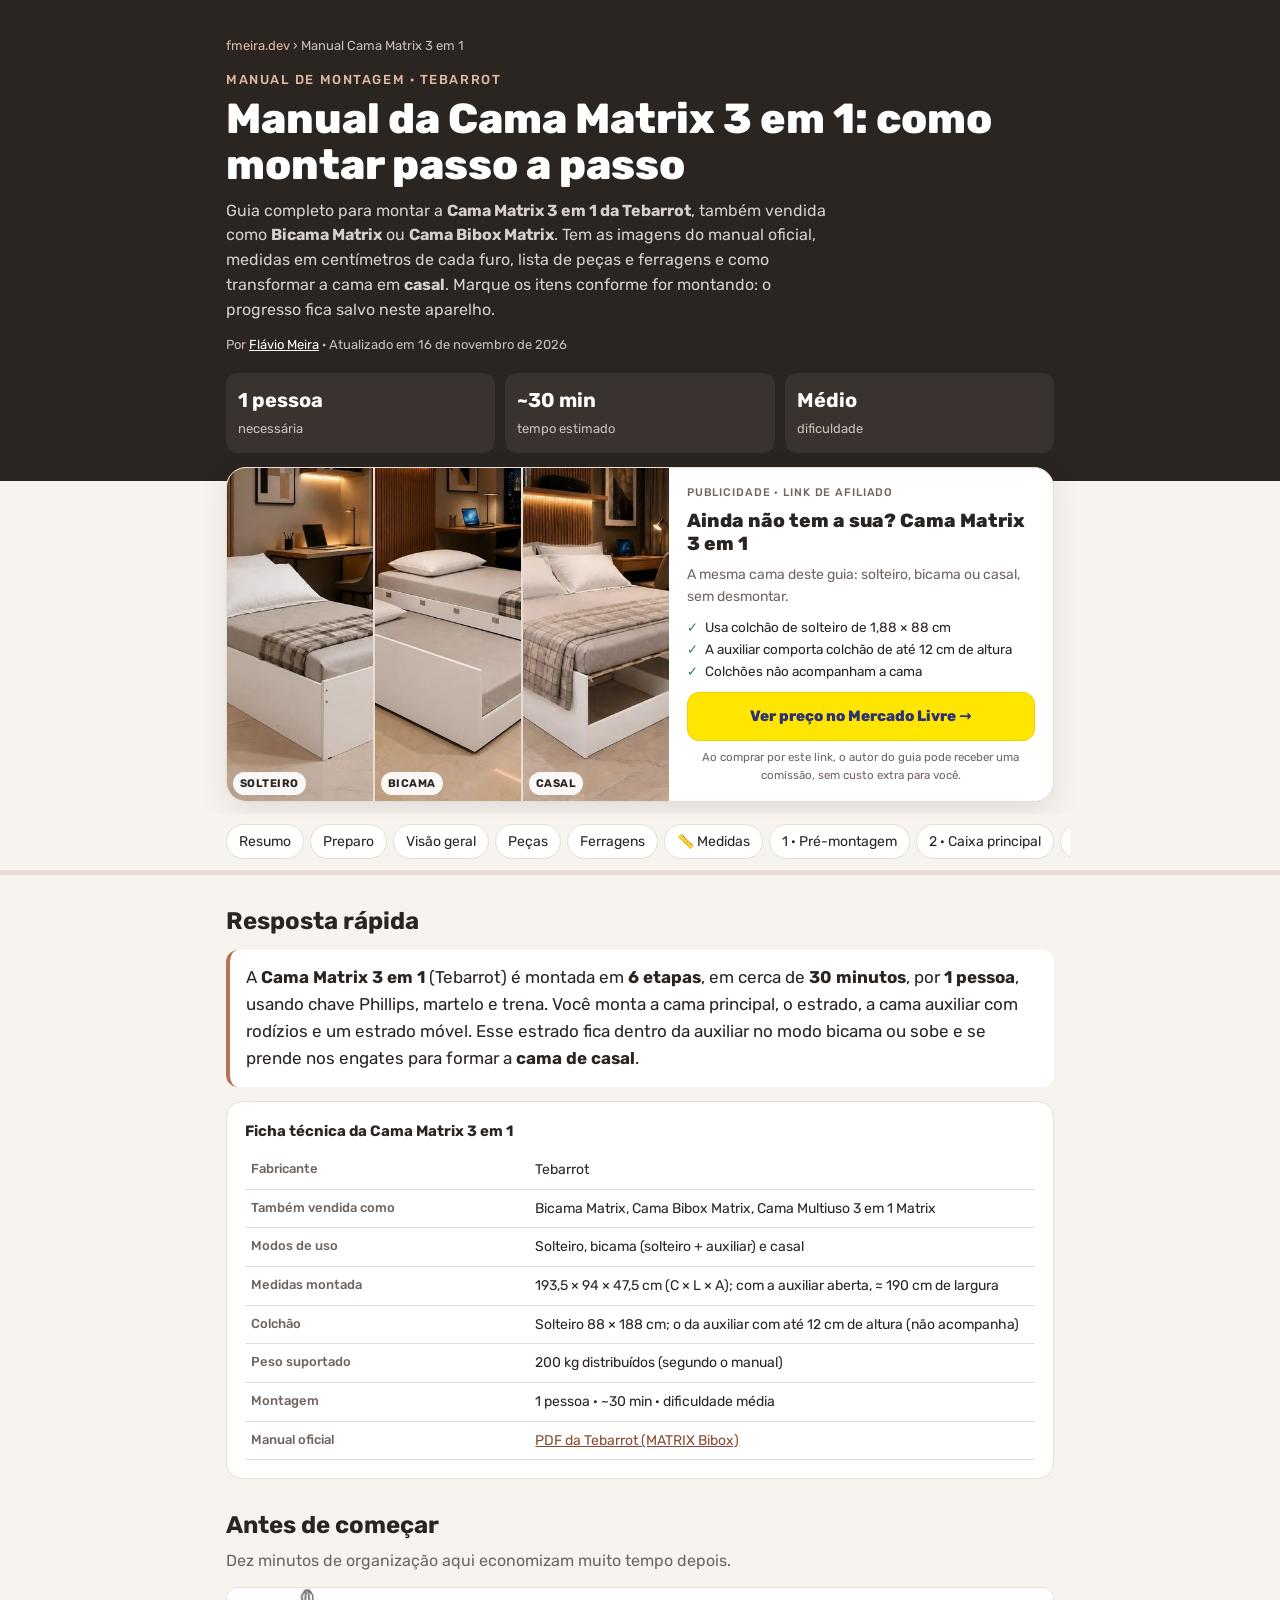
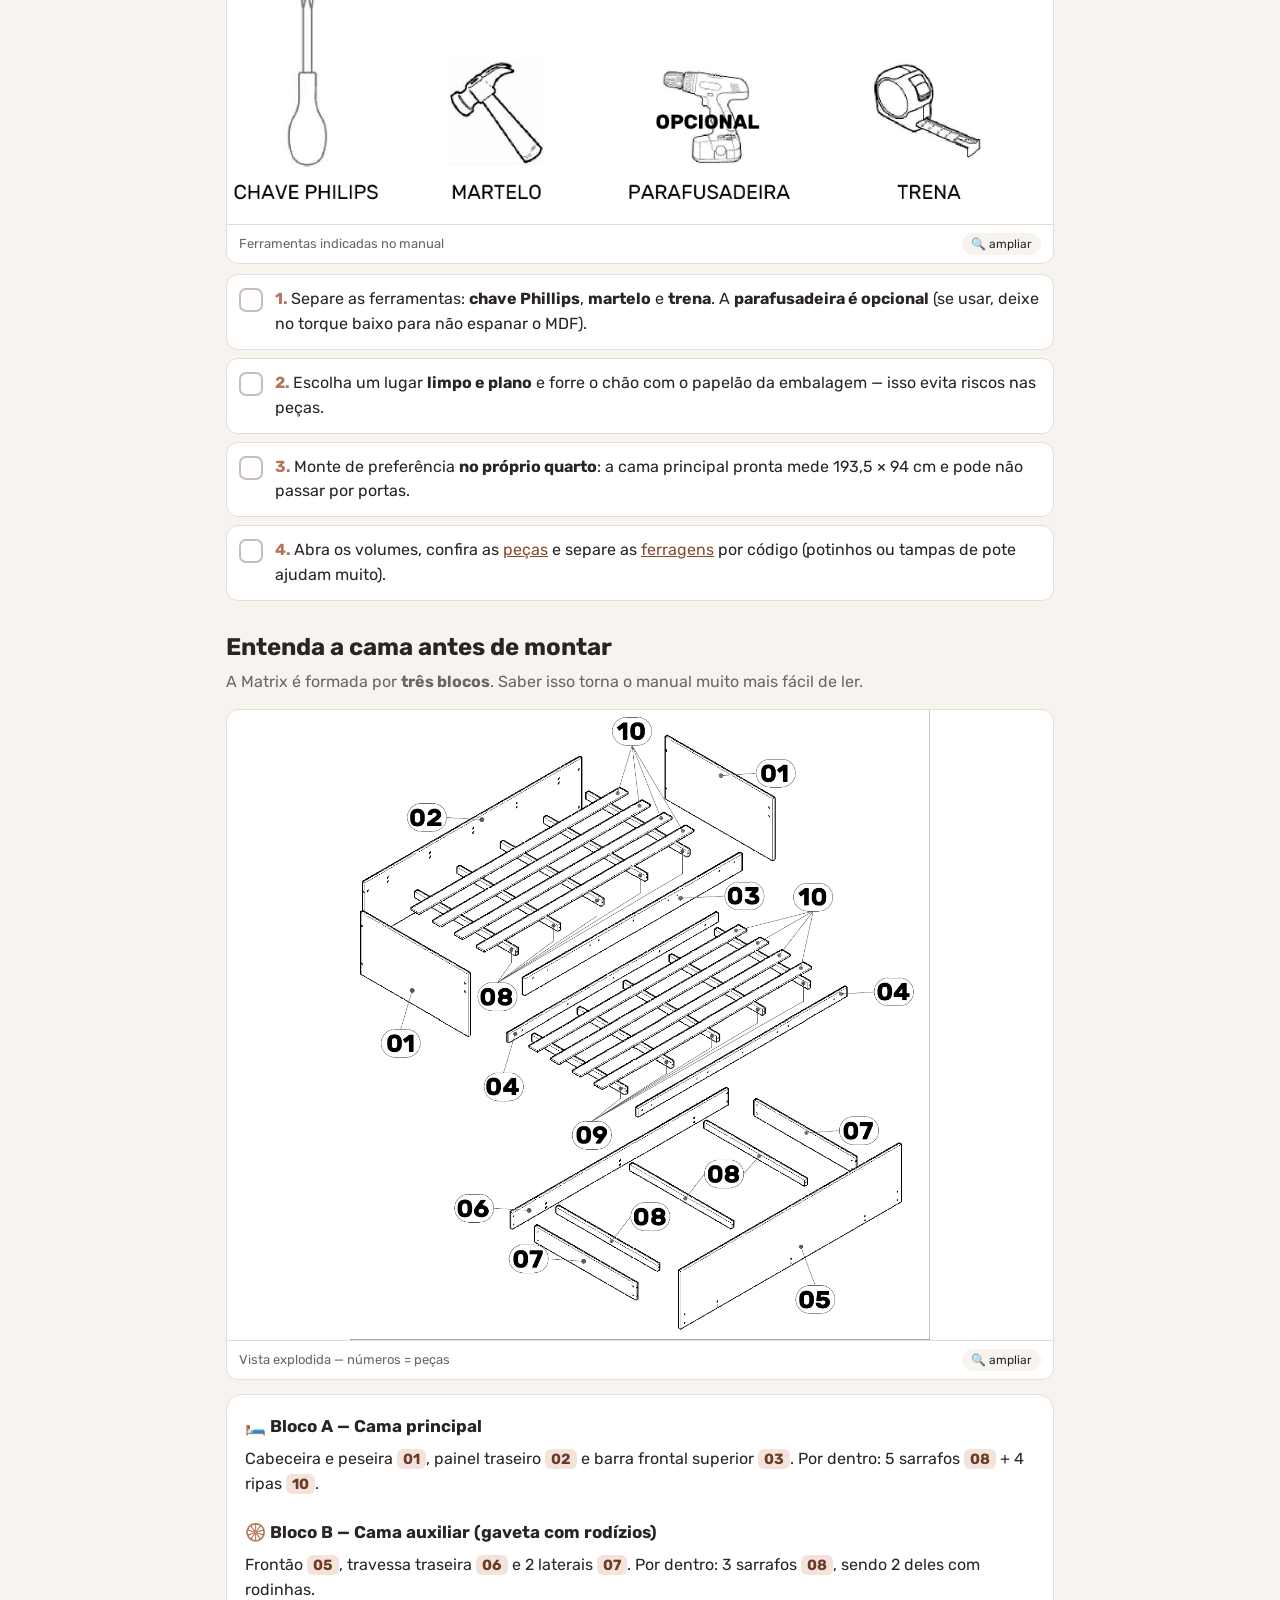
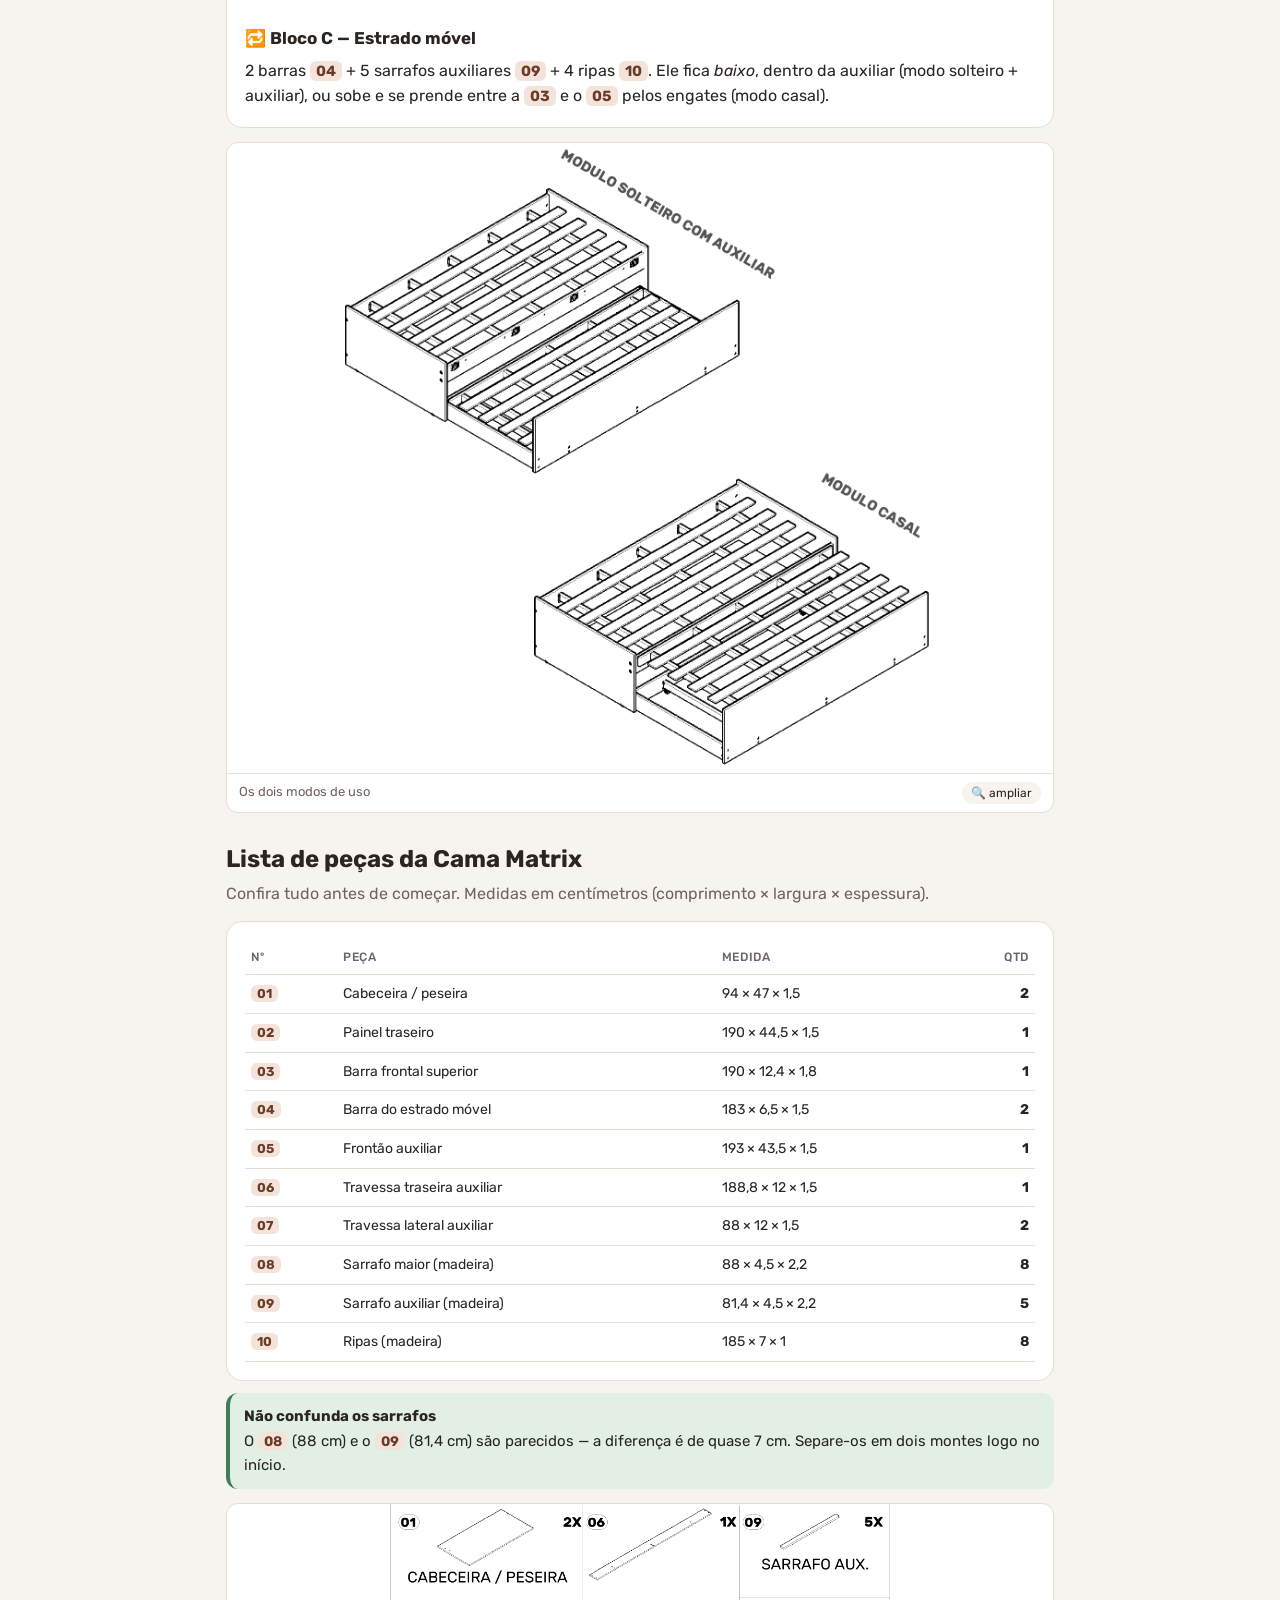
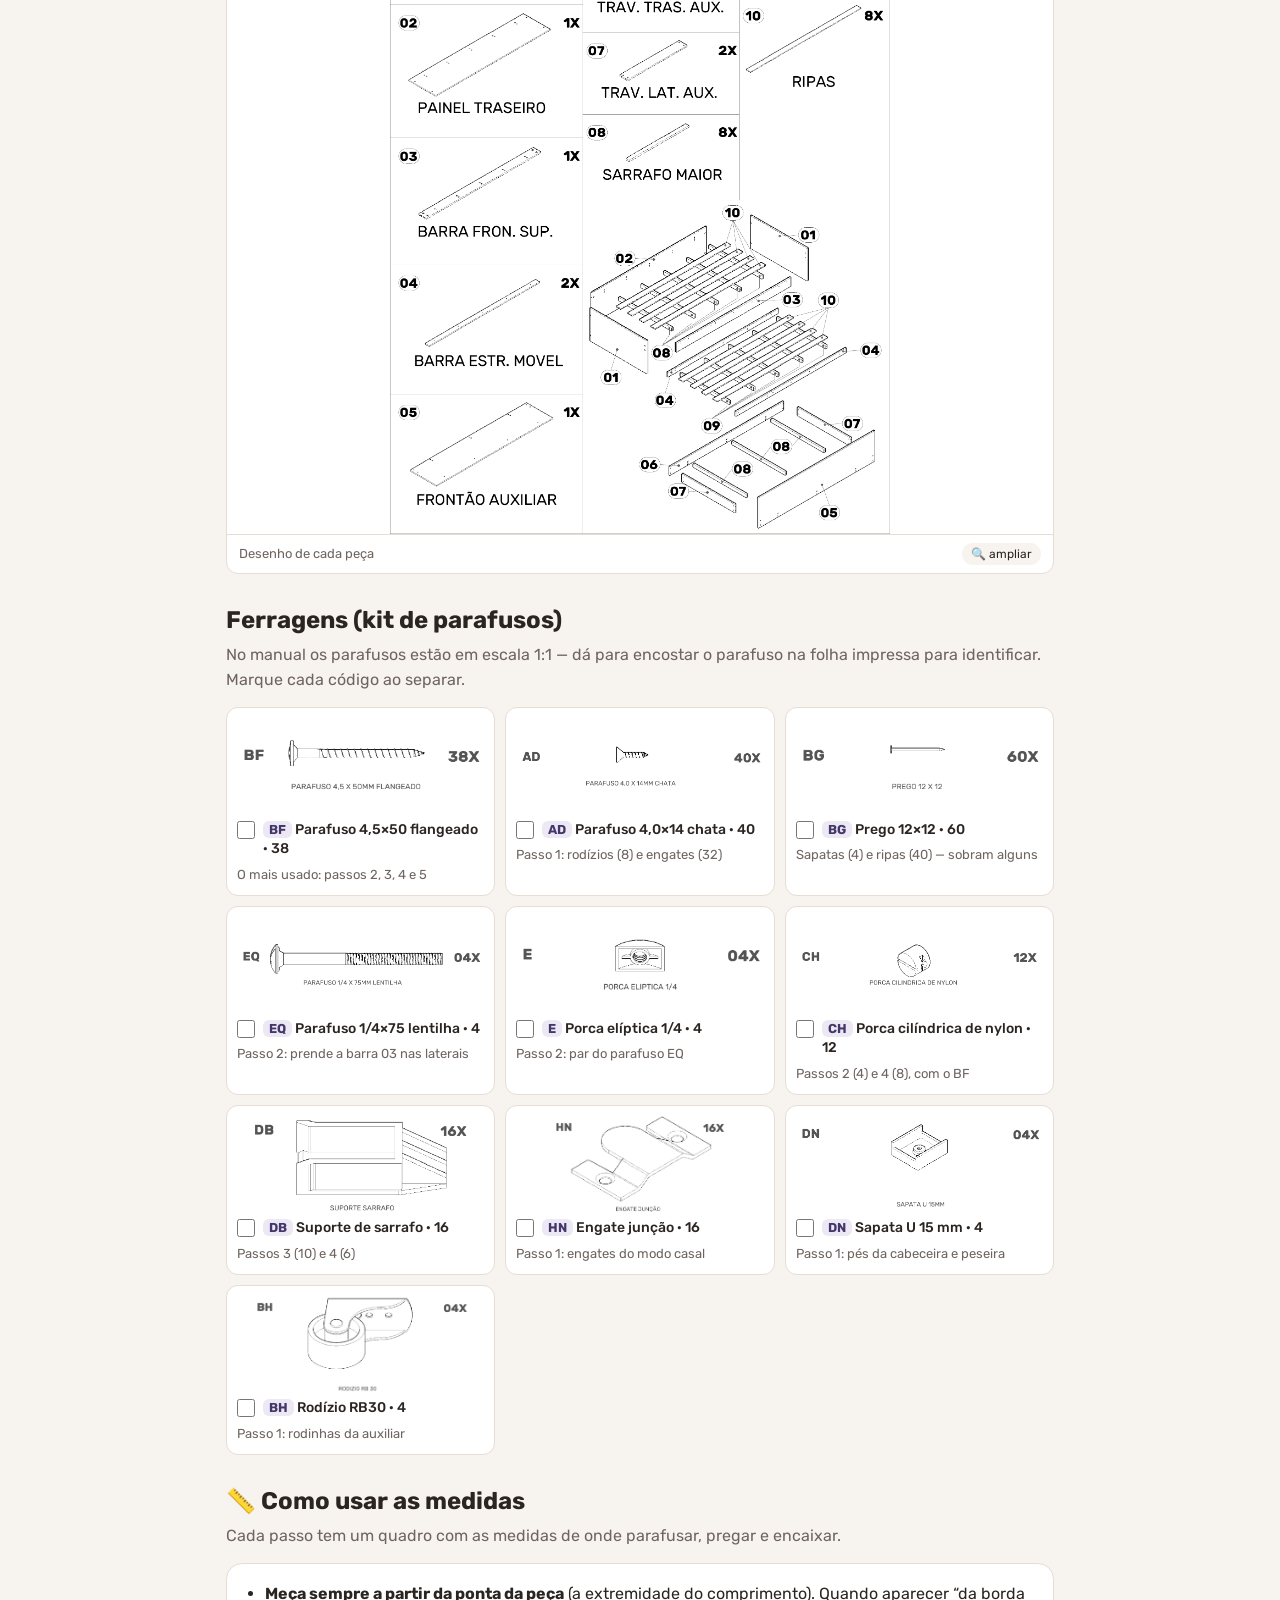
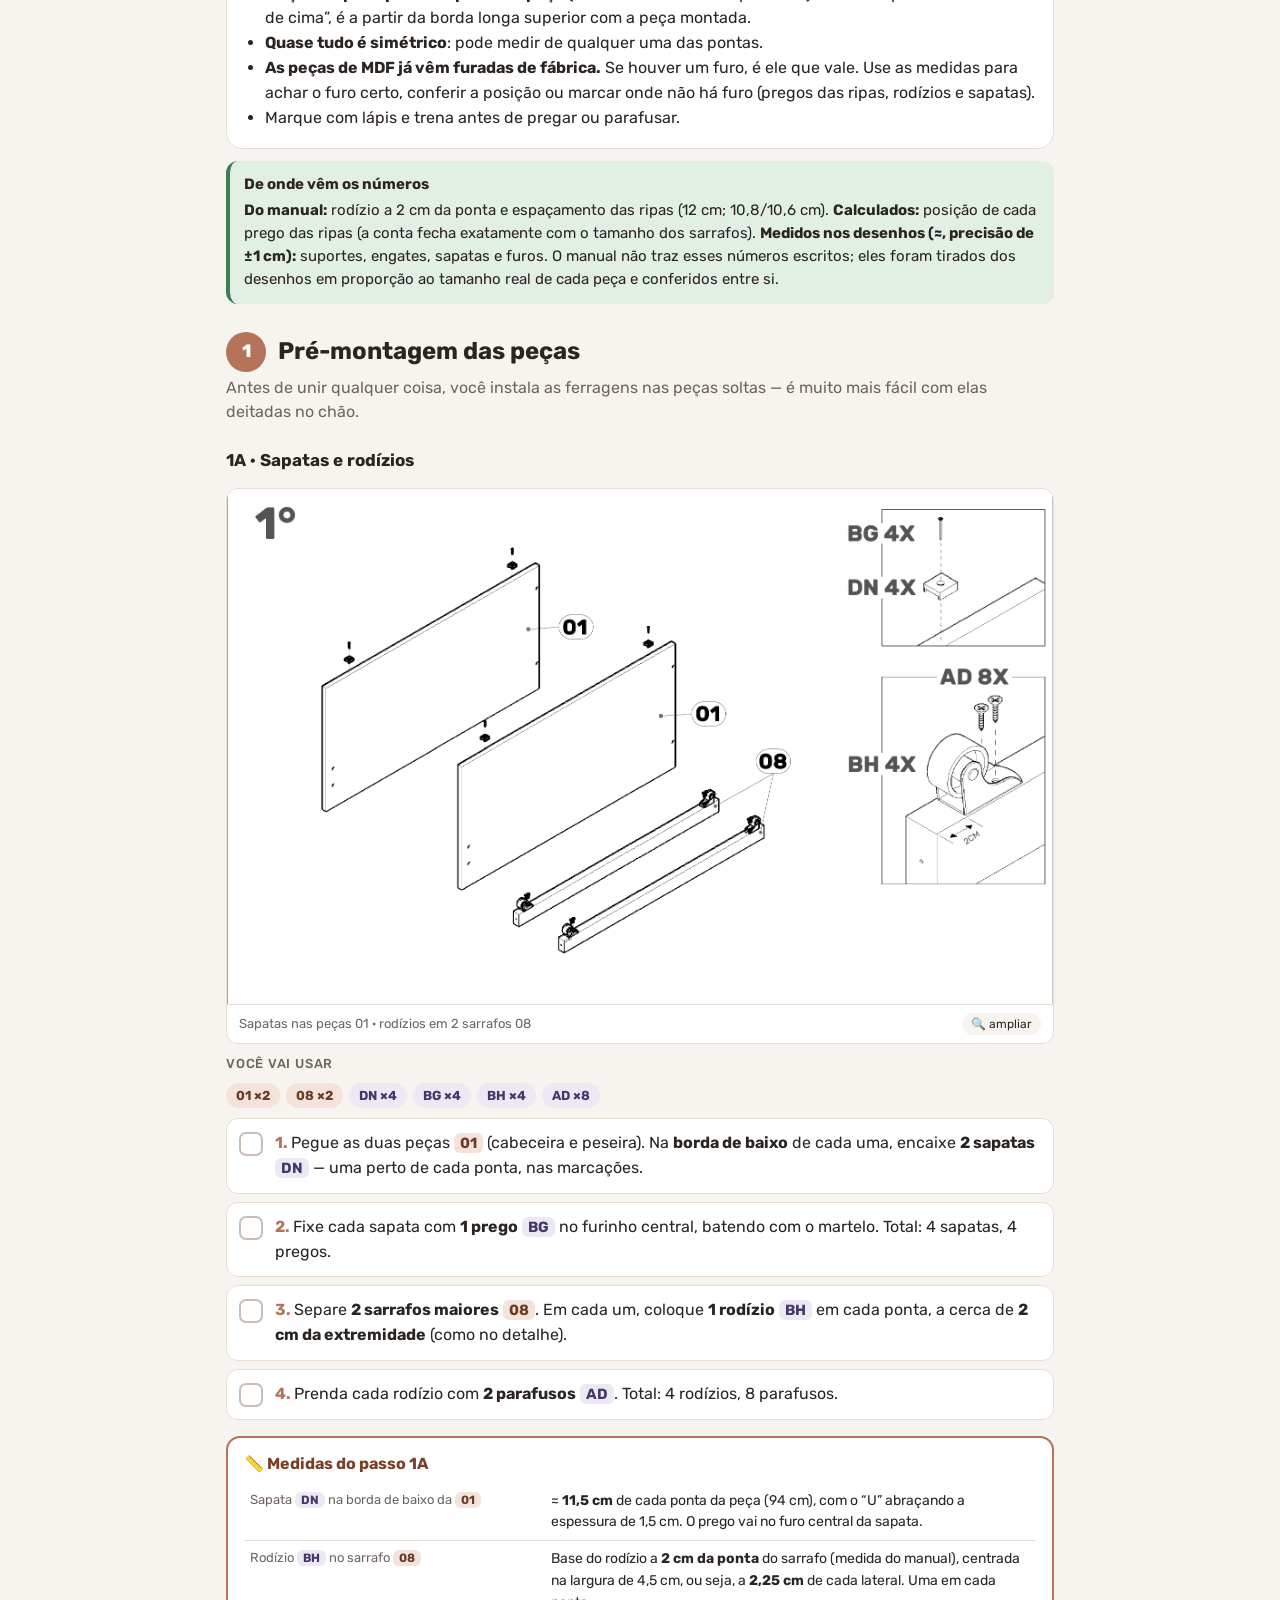
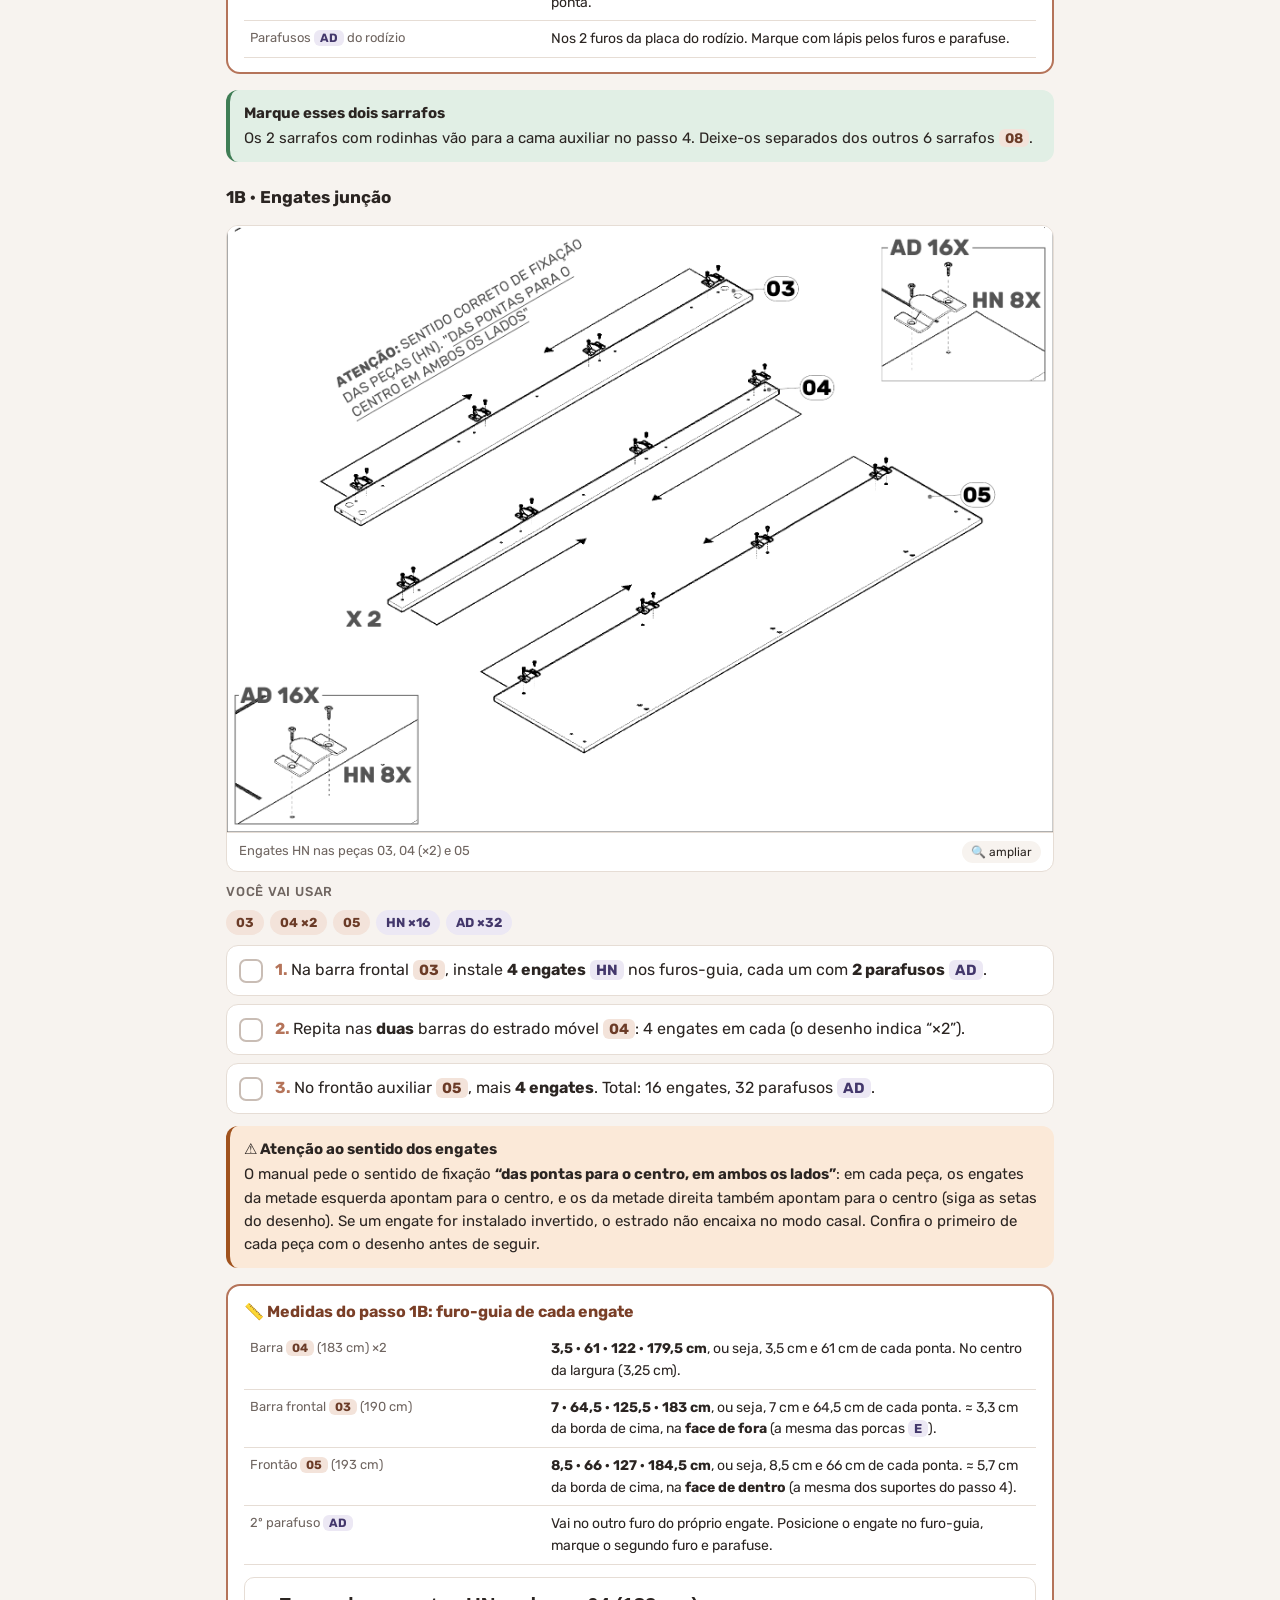
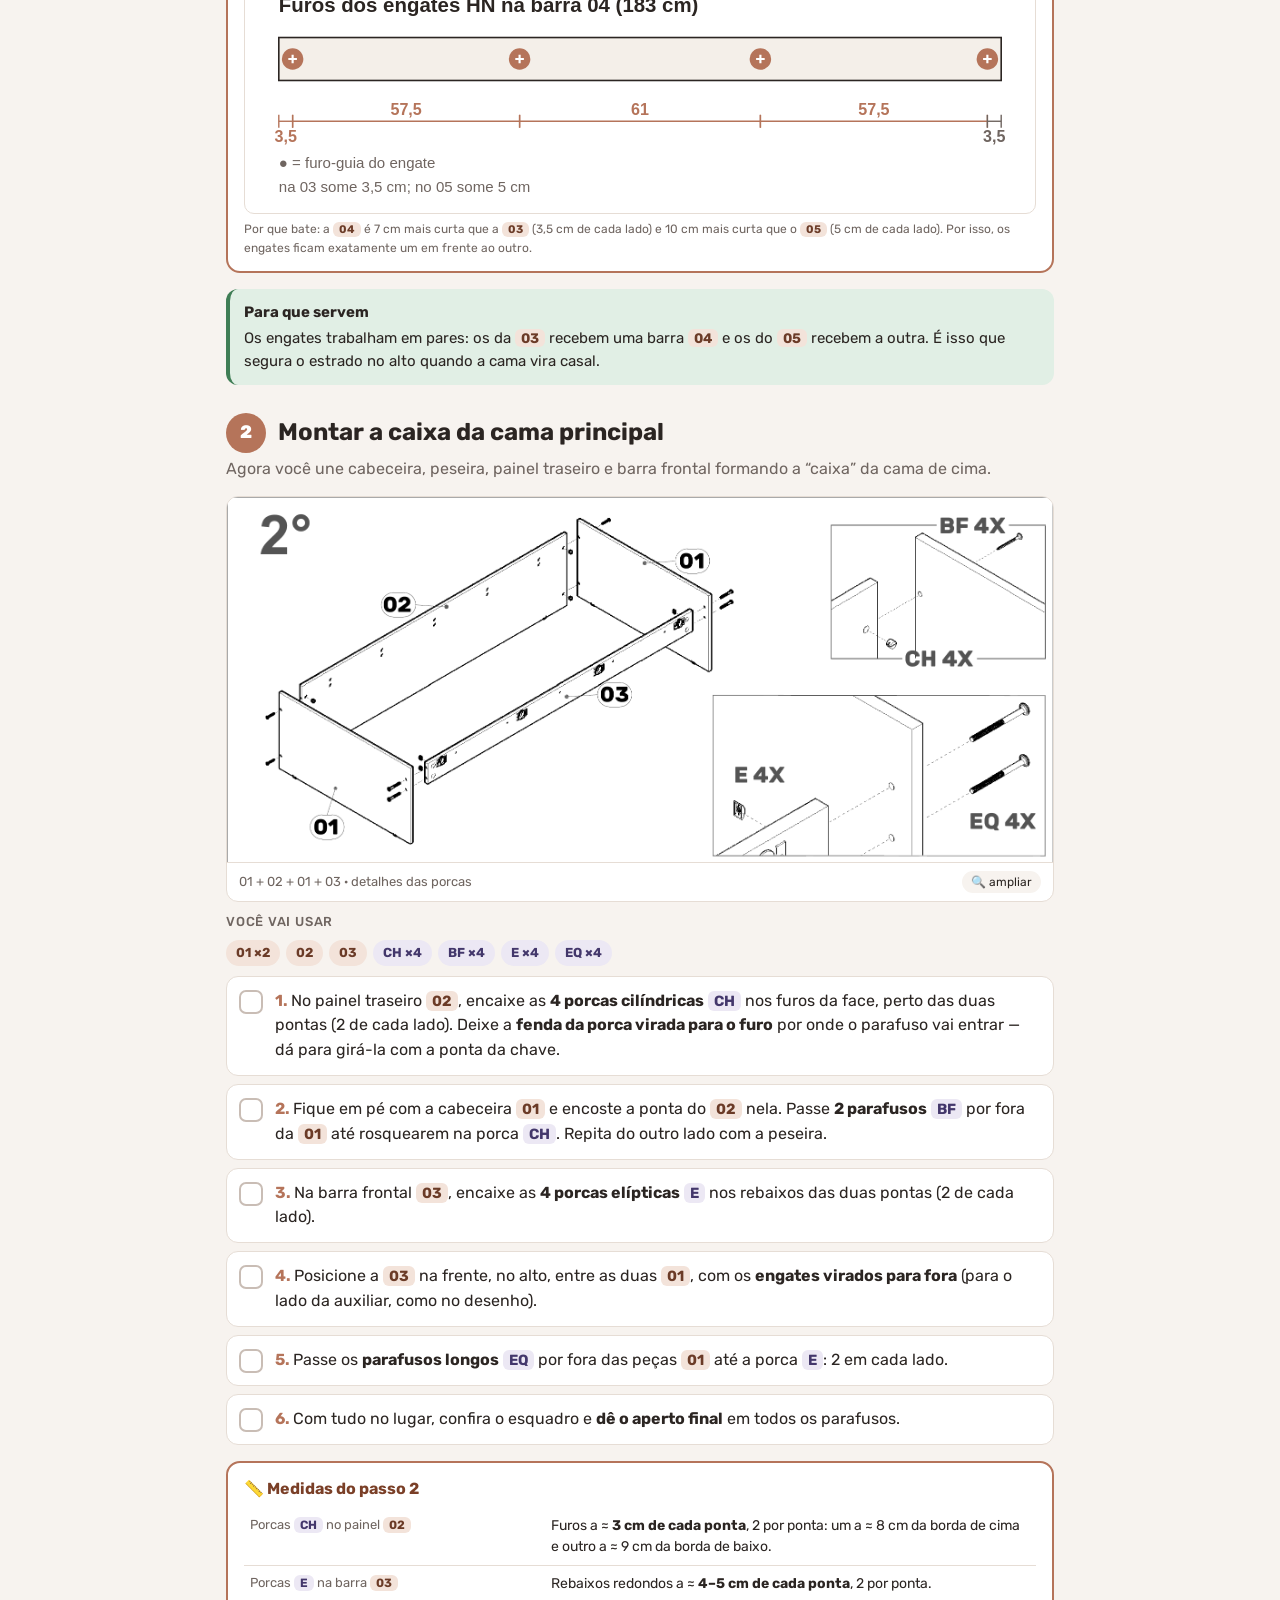
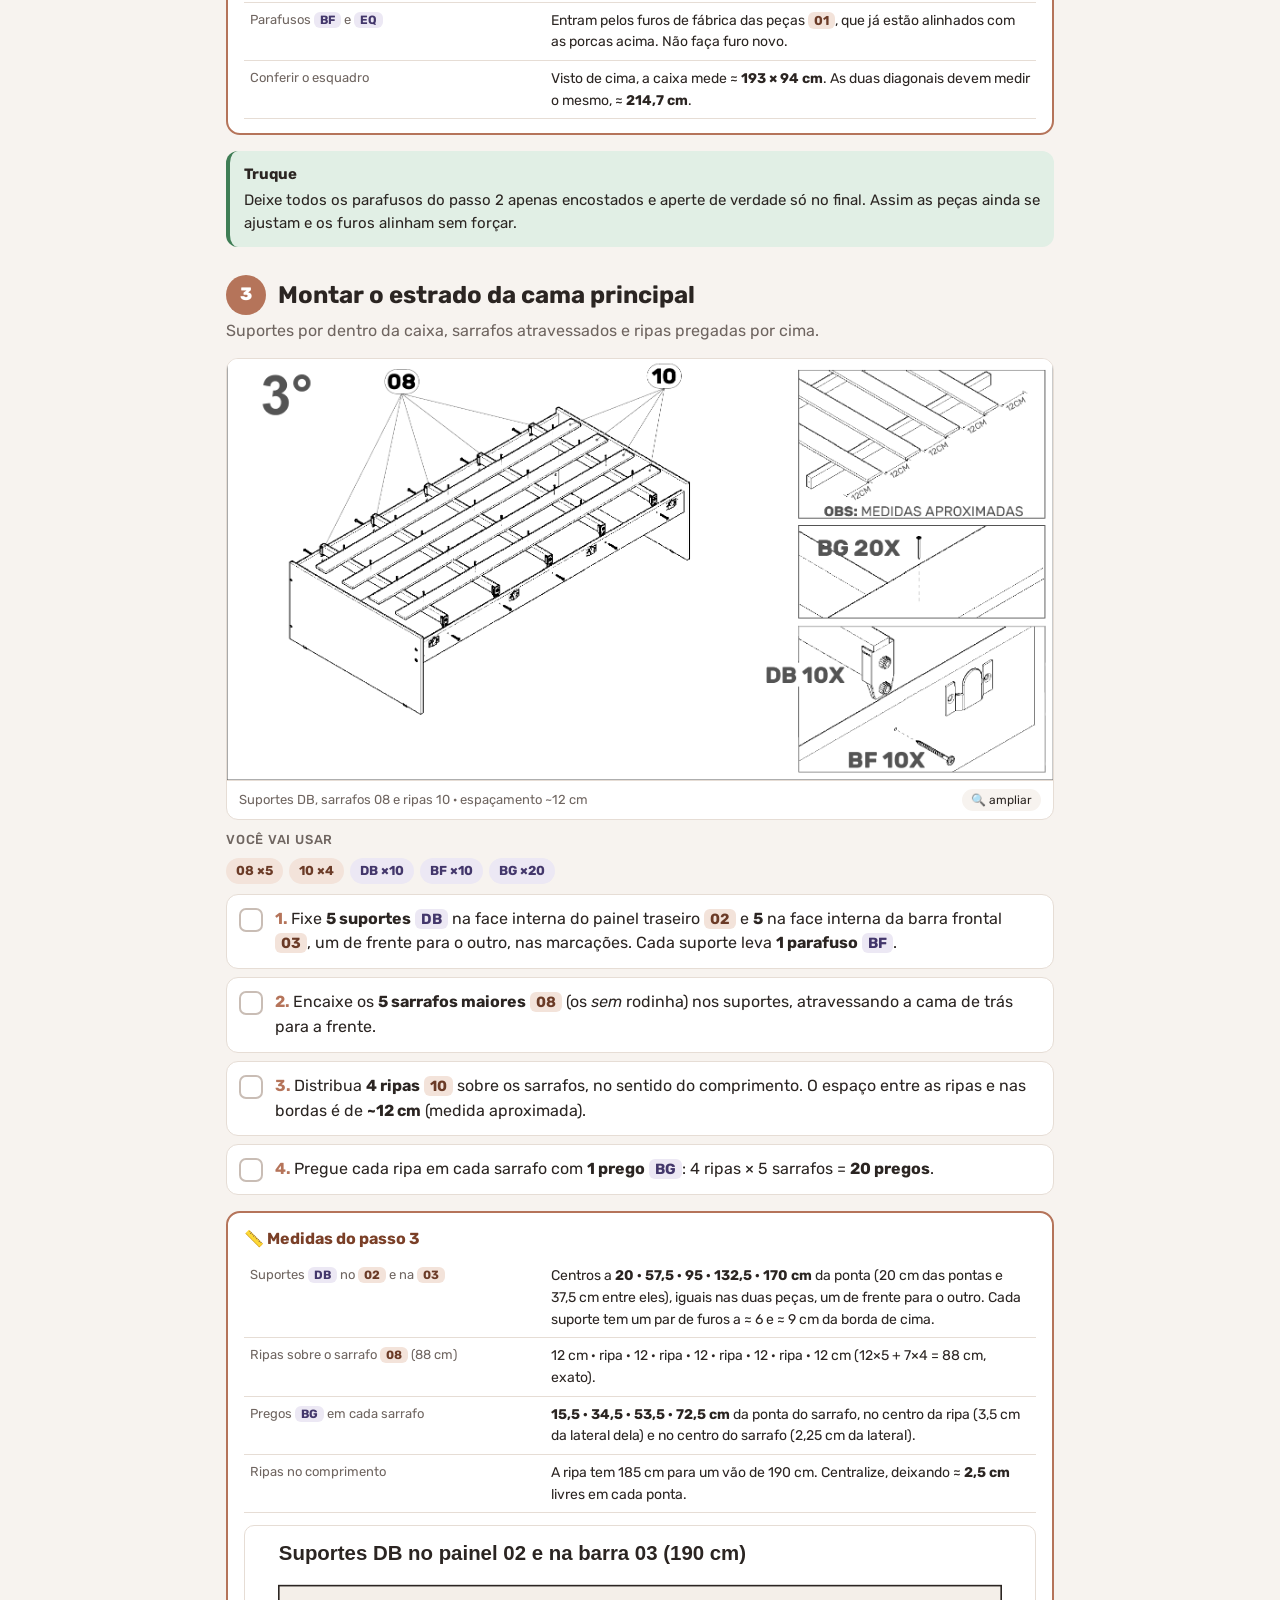
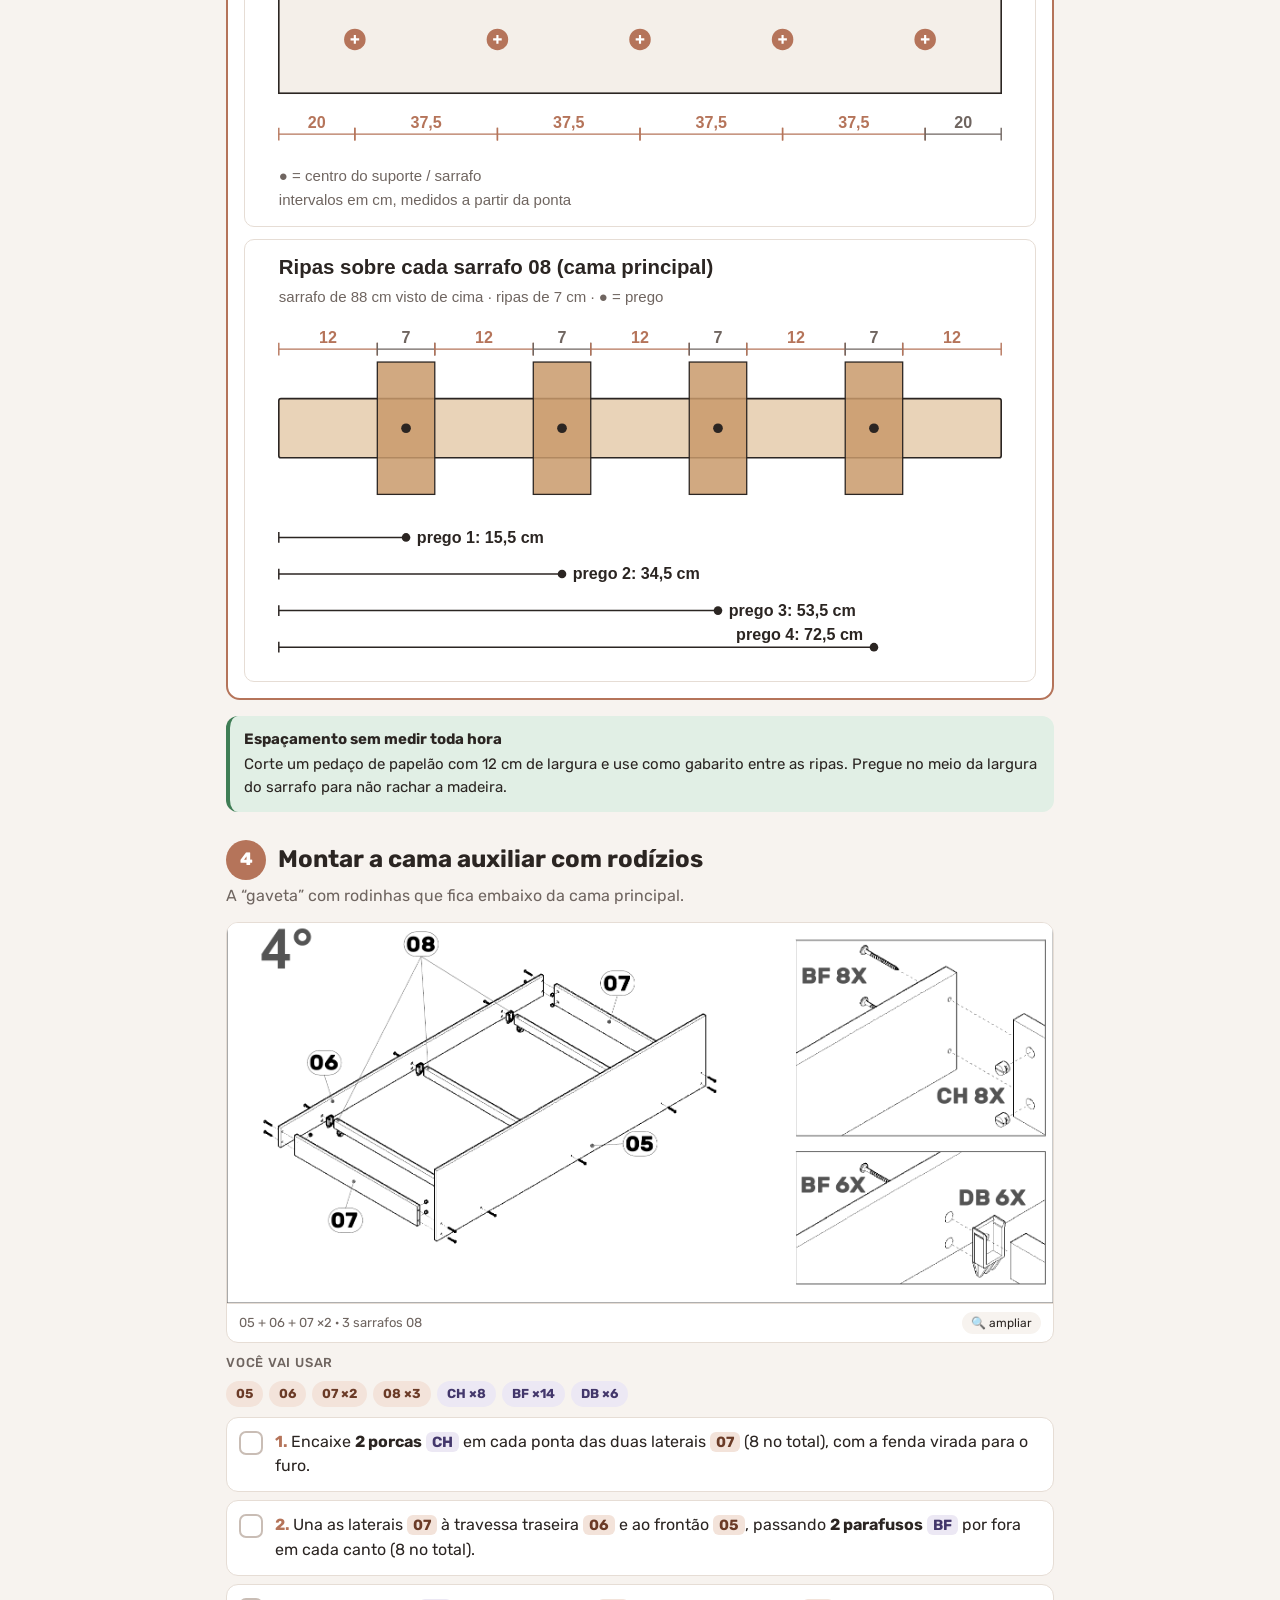
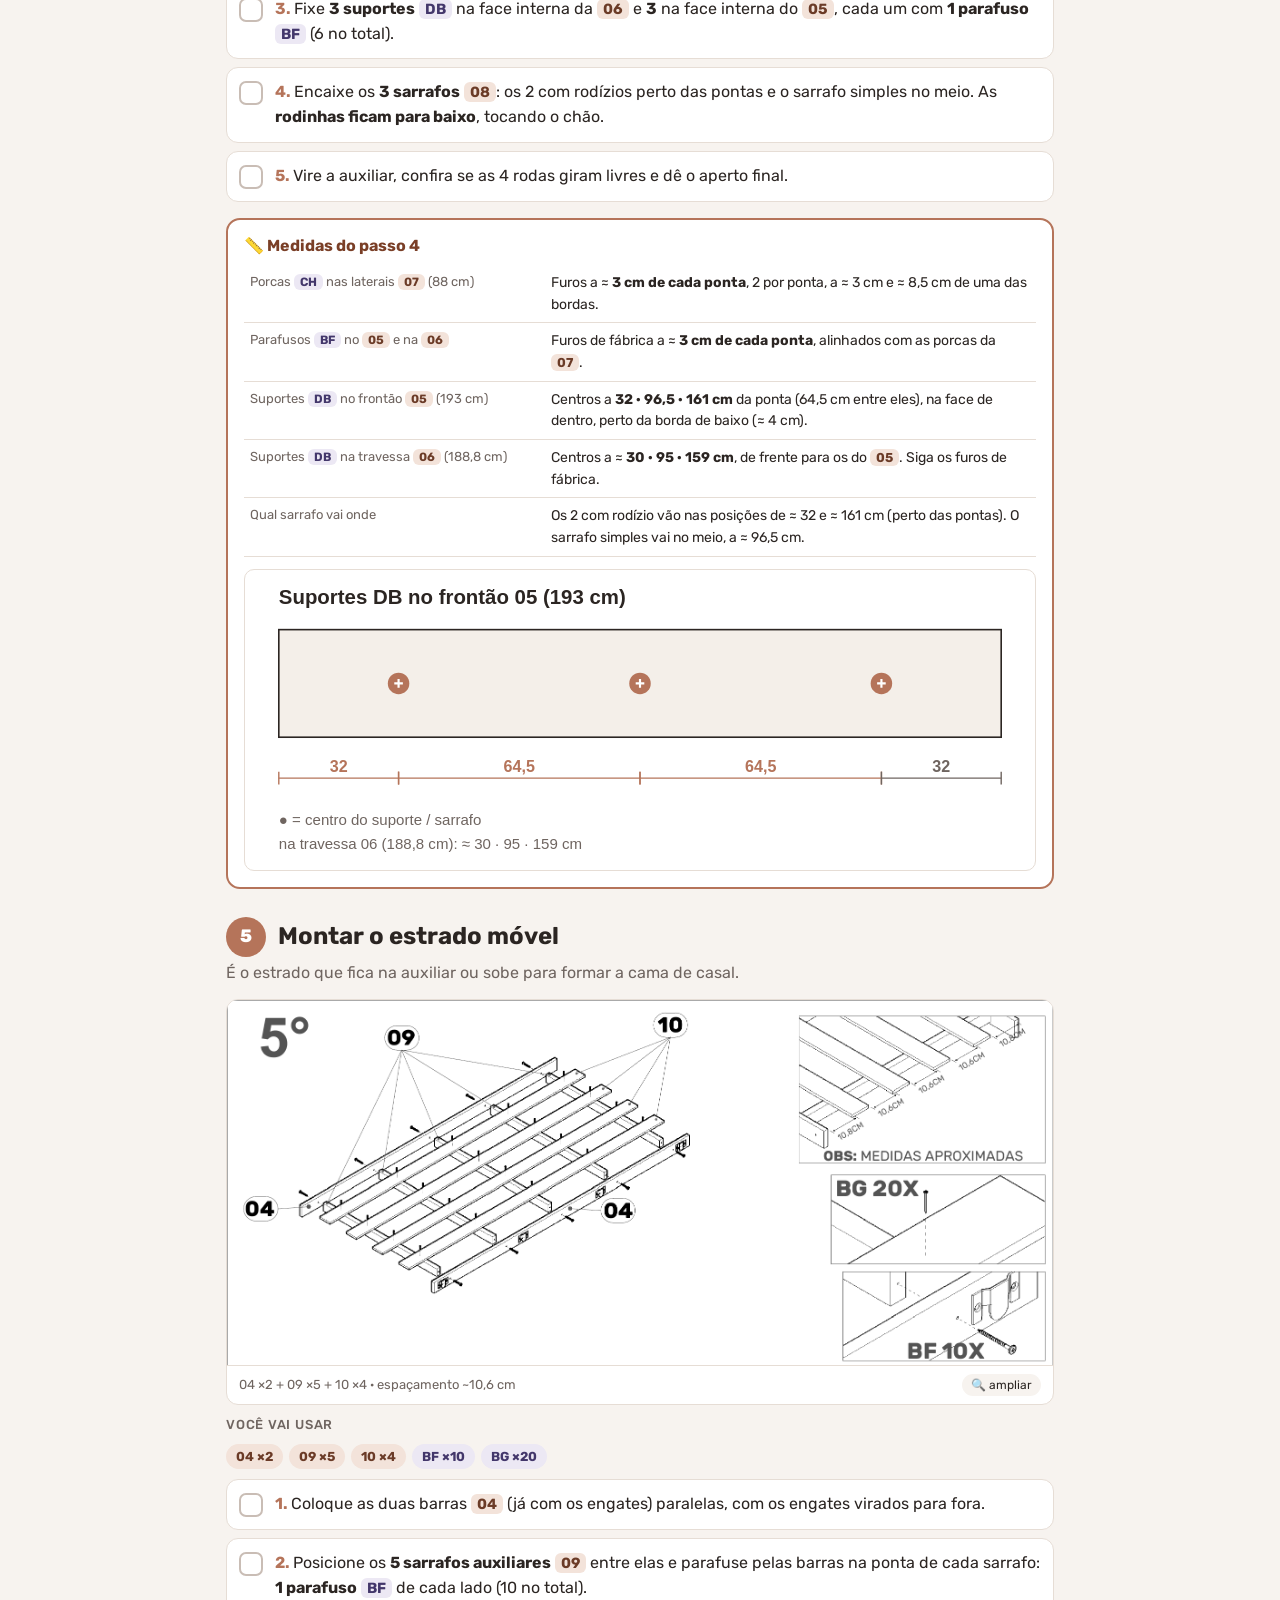
<file: cama-matrix-3-em-1-manual-montagem/index.html>
<!DOCTYPE html>
<html lang="pt-BR">
<head>
<meta charset="utf-8">
<meta name="viewport" content="width=device-width, initial-scale=1">
<!--seo-head:start-->
<title>Manual Cama Matrix 3 em 1 (Tebarrot): Montagem Passo a Passo</title>
<meta name="description" content="Manual de montagem da Cama Matrix 3 em 1 (Bicama Bibox Tebarrot) com imagens, medidas em cm de cada furo, lista de peças e ferragens. Solteiro, bicama ou casal.">
<link rel="canonical" href="https://fmeira.dev/cama-matrix-3-em-1-manual-montagem/">
<meta name="robots" content="index, follow, max-image-preview:large, max-snippet:-1">
<meta name="author" content="Flávio Meira">
<meta name="theme-color" content="#2b2522">
<meta property="og:type" content="article">
<meta property="og:locale" content="pt_BR">
<meta property="og:site_name" content="fmeira.dev">
<meta property="og:url" content="https://fmeira.dev/cama-matrix-3-em-1-manual-montagem/">
<meta property="og:title" content="Manual Cama Matrix 3 em 1 (Tebarrot): Montagem Passo a Passo">
<meta property="og:description" content="Manual de montagem da Cama Matrix 3 em 1 (Bicama Bibox Tebarrot) com imagens, medidas em cm de cada furo, lista de peças e ferragens. Solteiro, bicama ou casal.">
<meta property="og:image" content="https://fmeira.dev/cama-matrix-3-em-1-manual-montagem/img/cama-matrix-3-em-1-manual-montagem-og.jpg">
<meta property="og:image:width" content="1200">
<meta property="og:image:height" content="630">
<meta property="og:image:alt" content="Cama Matrix 3 em 1 nos modos solteiro, bicama e casal, com o título do manual de montagem">
<meta property="article:published_time" content="2026-11-16">
<meta property="article:modified_time" content="2026-11-16">
<meta name="twitter:card" content="summary_large_image">
<meta name="twitter:title" content="Manual Cama Matrix 3 em 1 (Tebarrot): Montagem Passo a Passo">
<meta name="twitter:description" content="Manual de montagem da Cama Matrix 3 em 1 (Bicama Bibox Tebarrot) com imagens, medidas em cm de cada furo, lista de peças e ferragens. Solteiro, bicama ou casal.">
<meta name="twitter:image" content="https://fmeira.dev/cama-matrix-3-em-1-manual-montagem/img/cama-matrix-3-em-1-manual-montagem-og.jpg">
<link rel="preload" as="image" href="img/cama-matrix-3-em-1-solteiro.jpg">
<script type="application/ld+json">
{
 "@context": "https://schema.org",
 "@graph": [
  {
   "@type": "WebSite",
   "@id": "https://fmeira.dev/#website",
   "url": "https://fmeira.dev/",
   "name": "fmeira.dev",
   "inLanguage": "pt-BR",
   "publisher": {
    "@id": "https://fmeira.dev/#author"
   }
  },
  {
   "@type": "Person",
   "@id": "https://fmeira.dev/#author",
   "name": "Flávio Meira",
   "url": "https://fmeira.dev/"
  },
  {
   "@type": "WebPage",
   "@id": "https://fmeira.dev/cama-matrix-3-em-1-manual-montagem/#webpage",
   "url": "https://fmeira.dev/cama-matrix-3-em-1-manual-montagem/",
   "name": "Manual Cama Matrix 3 em 1 (Tebarrot): Montagem Passo a Passo",
   "description": "Manual de montagem da Cama Matrix 3 em 1 (Bicama Bibox Tebarrot) com imagens, medidas em cm de cada furo, lista de peças e ferragens. Solteiro, bicama ou casal.",
   "inLanguage": "pt-BR",
   "isPartOf": {
    "@id": "https://fmeira.dev/#website"
   },
   "primaryImageOfPage": {
    "@id": "https://fmeira.dev/cama-matrix-3-em-1-manual-montagem/#og"
   },
   "breadcrumb": {
    "@id": "https://fmeira.dev/cama-matrix-3-em-1-manual-montagem/#breadcrumb"
   },
   "about": {
    "@id": "https://fmeira.dev/cama-matrix-3-em-1-manual-montagem/#produto"
   },
   "datePublished": "2026-11-16",
   "dateModified": "2026-11-16"
  },
  {
   "@type": "ImageObject",
   "@id": "https://fmeira.dev/cama-matrix-3-em-1-manual-montagem/#og",
   "url": "https://fmeira.dev/cama-matrix-3-em-1-manual-montagem/img/cama-matrix-3-em-1-manual-montagem-og.jpg",
   "width": 1200,
   "height": 630
  },
  {
   "@type": "TechArticle",
   "@id": "https://fmeira.dev/cama-matrix-3-em-1-manual-montagem/#artigo",
   "headline": "Manual da Cama Matrix 3 em 1: como montar passo a passo",
   "description": "Manual de montagem da Cama Matrix 3 em 1 (Bicama Bibox Tebarrot) com imagens, medidas em cm de cada furo, lista de peças e ferragens. Solteiro, bicama ou casal.",
   "inLanguage": "pt-BR",
   "mainEntityOfPage": {
    "@id": "https://fmeira.dev/cama-matrix-3-em-1-manual-montagem/#webpage"
   },
   "author": {
    "@id": "https://fmeira.dev/#author"
   },
   "publisher": {
    "@id": "https://fmeira.dev/#author"
   },
   "datePublished": "2026-11-16",
   "dateModified": "2026-11-16",
   "image": [
    "https://fmeira.dev/cama-matrix-3-em-1-manual-montagem/img/cama-matrix-3-em-1-manual-montagem-og.jpg"
   ],
   "about": {
    "@id": "https://fmeira.dev/cama-matrix-3-em-1-manual-montagem/#produto"
   },
   "keywords": "manual cama matrix, cama matrix 3 em 1, bicama matrix, cama bibox matrix tebarrot, montagem cama matrix, cama matrix vira casal",
   "isBasedOn": "https://tebarrot.com.br/wp-content/uploads/manuais/MATRIX-Bibox.pdf"
  },
  {
   "@type": "Product",
   "@id": "https://fmeira.dev/cama-matrix-3-em-1-manual-montagem/#produto",
   "name": "Cama Matrix 3 em 1",
   "alternateName": [
    "Bicama Matrix",
    "Cama Bibox Matrix",
    "Cama Multiuso 3 em 1 Matrix",
    "Bicama Solteiro/Casal Matrix"
   ],
   "brand": {
    "@type": "Brand",
    "name": "Tebarrot"
   },
   "description": "Bicama de solteiro com cama auxiliar que vira cama de casal (3 em 1), em MDF/MDP, para colchão de solteiro de 88 × 188 cm.",
   "image": "https://fmeira.dev/cama-matrix-3-em-1-manual-montagem/img/cama-matrix-3-em-1-casal.jpg"
  },
  {
   "@type": "HowTo",
   "@id": "https://fmeira.dev/cama-matrix-3-em-1-manual-montagem/#howto",
   "name": "Como montar a Cama Matrix 3 em 1 (Tebarrot)",
   "inLanguage": "pt-BR",
   "description": "Montagem da Cama Matrix 3 em 1 em 6 etapas, com medidas em centímetros, a partir do manual oficial da Tebarrot.",
   "totalTime": "PT30M",
   "image": "https://fmeira.dev/cama-matrix-3-em-1-manual-montagem/img/cama-matrix-vista-explodida-pecas.png",
   "about": {
    "@id": "https://fmeira.dev/cama-matrix-3-em-1-manual-montagem/#produto"
   },
   "tool": [
    {
     "@type": "HowToTool",
     "name": "Chave Phillips"
    },
    {
     "@type": "HowToTool",
     "name": "Martelo"
    },
    {
     "@type": "HowToTool",
     "name": "Trena"
    },
    {
     "@type": "HowToTool",
     "name": "Parafusadeira (opcional)"
    }
   ],
   "supply": [
    {
     "@type": "HowToSupply",
     "name": "38 parafusos BF 4,5×50 mm"
    },
    {
     "@type": "HowToSupply",
     "name": "40 parafusos AD 4,0×14 mm"
    },
    {
     "@type": "HowToSupply",
     "name": "60 pregos BG 12×12"
    },
    {
     "@type": "HowToSupply",
     "name": "4 parafusos EQ 1/4×75 mm"
    },
    {
     "@type": "HowToSupply",
     "name": "4 porcas elípticas E 1/4"
    },
    {
     "@type": "HowToSupply",
     "name": "12 porcas cilíndricas de nylon CH"
    },
    {
     "@type": "HowToSupply",
     "name": "16 suportes de sarrafo DB"
    },
    {
     "@type": "HowToSupply",
     "name": "16 engates junção HN"
    },
    {
     "@type": "HowToSupply",
     "name": "4 sapatas DN 15 mm"
    },
    {
     "@type": "HowToSupply",
     "name": "4 rodízios BH RB30"
    }
   ],
   "step": [
    {
     "@type": "HowToStep",
     "position": 1,
     "name": "Pré-montagem: sapatas, rodízios e engates",
     "text": "Pregue 4 sapatas DN nas bordas de baixo da cabeceira e da peseira (01), a cerca de 11,5 cm das pontas. Fixe 4 rodízios BH em 2 sarrafos 08, a 2 cm das pontas. Instale 16 engates junção HN nas peças 03, 04 e 05, apontando das pontas para o centro.",
     "url": "https://fmeira.dev/cama-matrix-3-em-1-manual-montagem/#passo1",
     "image": "https://fmeira.dev/cama-matrix-3-em-1-manual-montagem/img/montagem-cama-matrix-passo-1-sapatas-rodizios.png"
    },
    {
     "@type": "HowToStep",
     "position": 2,
     "name": "Montar a caixa da cama principal",
     "text": "Una o painel traseiro 02 à cabeceira e à peseira (01) com porcas CH e parafusos BF. Prenda a barra frontal 03 com porcas elípticas E e parafusos EQ. Confira o esquadro: as diagonais devem medir cerca de 214,7 cm.",
     "url": "https://fmeira.dev/cama-matrix-3-em-1-manual-montagem/#passo2",
     "image": "https://fmeira.dev/cama-matrix-3-em-1-manual-montagem/img/montagem-cama-matrix-passo-2-estrutura-principal.png"
    },
    {
     "@type": "HowToStep",
     "position": 3,
     "name": "Montar o estrado da cama principal",
     "text": "Fixe 10 suportes DB (5 no painel 02 e 5 na barra 03), a 20 cm das pontas e 37,5 cm entre si. Encaixe 5 sarrafos 08 e pregue 4 ripas com 12 cm de espaço entre elas.",
     "url": "https://fmeira.dev/cama-matrix-3-em-1-manual-montagem/#passo3",
     "image": "https://fmeira.dev/cama-matrix-3-em-1-manual-montagem/img/montagem-cama-matrix-passo-3-estrado-principal.png"
    },
    {
     "@type": "HowToStep",
     "position": 4,
     "name": "Montar a cama auxiliar com rodízios",
     "text": "Una as laterais 07 ao frontão 05 e à travessa 06 com porcas CH e parafusos BF. Fixe 6 suportes DB e encaixe 3 sarrafos 08: os 2 com rodízios perto das pontas e 1 no meio.",
     "url": "https://fmeira.dev/cama-matrix-3-em-1-manual-montagem/#passo4",
     "image": "https://fmeira.dev/cama-matrix-3-em-1-manual-montagem/img/montagem-cama-matrix-passo-4-cama-auxiliar.png"
    },
    {
     "@type": "HowToStep",
     "position": 5,
     "name": "Montar o estrado móvel",
     "text": "Parafuse 5 sarrafos 09 entre as duas barras 04 (a cada 40 cm) e pregue 4 ripas com 10,6 cm de espaço entre elas e 10,8 cm nas bordas.",
     "url": "https://fmeira.dev/cama-matrix-3-em-1-manual-montagem/#passo5",
     "image": "https://fmeira.dev/cama-matrix-3-em-1-manual-montagem/img/montagem-cama-matrix-passo-5-estrado-movel.png"
    },
    {
     "@type": "HowToStep",
     "position": 6,
     "name": "Encaixar a auxiliar e converter em casal",
     "text": "Coloque a auxiliar sob a cama e o estrado móvel sobre ela para o modo solteiro com auxiliar. Para o modo casal, puxe a auxiliar, levante o estrado e desça-o sobre os engates junção.",
     "url": "https://fmeira.dev/cama-matrix-3-em-1-manual-montagem/#passo6",
     "image": "https://fmeira.dev/cama-matrix-3-em-1-manual-montagem/img/montagem-cama-matrix-passo-6-converter-casal.png"
    }
   ]
  },
  {
   "@type": "FAQPage",
   "@id": "https://fmeira.dev/cama-matrix-3-em-1-manual-montagem/#faq",
   "inLanguage": "pt-BR",
   "mainEntity": [
    {
     "@type": "Question",
     "name": "Como montar a Cama Matrix 3 em 1?",
     "acceptedAnswer": {
      "@type": "Answer",
      "text": "A Cama Matrix 3 em 1 é montada em 6 etapas, em cerca de 30 minutos, por 1 pessoa, com chave Phillips, martelo e trena: (1) pré-montar sapatas, rodízios e engates; (2) montar a caixa da cama principal; (3) instalar suportes, sarrafos e ripas do estrado; (4) montar a cama auxiliar com rodízios; (5) montar o estrado móvel; (6) encaixar a auxiliar e, se quiser, converter em casal. Cada etapa está detalhada acima, com imagens e medidas."
     }
    },
    {
     "@type": "Question",
     "name": "Onde encontro o manual da Cama Matrix em PDF?",
     "acceptedAnswer": {
      "@type": "Answer",
      "text": "O manual oficial da Tebarrot (MATRIX Bibox) está em PDF no site do fabricante: tebarrot.com.br/…/MATRIX-Bibox.pdf. Este guia segue o manual e acrescenta explicações passo a passo e medidas em centímetros de cada furo."
     }
    },
    {
     "@type": "Question",
     "name": "Qual o tamanho do colchão da Cama Matrix 3 em 1?",
     "acceptedAnswer": {
      "@type": "Answer",
      "text": "Colchão de solteiro de 88 × 188 cm. Para a auxiliar deslizar por baixo da cama, o colchão dela deve ter até 12 cm de altura. No modo casal, os dois colchões de solteiro ficam lado a lado. A cama não acompanha colchões."
     }
    },
    {
     "@type": "Question",
     "name": "Quais são as medidas da Cama Matrix montada?",
     "acceptedAnswer": {
      "@type": "Answer",
      "text": "193,5 cm de comprimento, 94 cm de largura e 47,5 cm de altura no modo solteiro. Com a auxiliar aberta (bicama ou casal), a largura total chega a cerca de 190 cm (94 + 96 cm)."
     }
    },
    {
     "@type": "Question",
     "name": "Quanto peso a Cama Matrix aguenta?",
     "acceptedAnswer": {
      "@type": "Answer",
      "text": "Segundo o manual do fabricante, até 200 kg com o peso distribuído."
     }
    },
    {
     "@type": "Question",
     "name": "Como transformar a Cama Matrix em cama de casal?",
     "acceptedAnswer": {
      "@type": "Answer",
      "text": "Puxe a auxiliar para fora e levante o estrado móvel. Depois ajuste a auxiliar e desça o estrado sobre os engates junção: uma barra 04 prende na barra frontal 03 e a outra no frontão 05, deixando as duas partes na mesma altura. Para voltar a solteiro, faça o inverso."
     }
    },
    {
     "@type": "Question",
     "name": "Quanto tempo leva para montar e quantas pessoas são necessárias?",
     "acceptedAnswer": {
      "@type": "Answer",
      "text": "Cerca de 30 minutos com 1 pessoa, segundo o manual. A dificuldade é média; separar peças e ferragens antes de começar ajuda a manter esse tempo."
     }
    },
    {
     "@type": "Question",
     "name": "Quais ferramentas preciso para montar a Cama Matrix?",
     "acceptedAnswer": {
      "@type": "Answer",
      "text": "Chave Phillips, martelo e trena. A parafusadeira é opcional; se usar, deixe o torque baixo para não espanar o MDF."
     }
    },
    {
     "@type": "Question",
     "name": "O estrado não encaixa no modo casal. O que fazer?",
     "acceptedAnswer": {
      "@type": "Answer",
      "text": "Quase sempre é um engate junção (HN) instalado no sentido errado (eles devem apontar das pontas para o centro) ou o estrado móvel fora de esquadro. Confira os engates e se as duas diagonais do estrado móvel medem o mesmo, cerca de 201,5 cm."
     }
    },
    {
     "@type": "Question",
     "name": "Quais peças e ferragens vêm na caixa da Cama Matrix?",
     "acceptedAnswer": {
      "@type": "Answer",
      "text": "São 10 tipos de peças (cabeceira e peseira, painel traseiro, barras, frontão, travessas, 13 sarrafos e 8 ripas de madeira) e 10 tipos de ferragem, entre eles 38 parafusos BF, 40 parafusos AD, 60 pregos, 16 engates junção e 4 rodízios. A lista completa está em Peças e Ferragens."
     }
    },
    {
     "@type": "Question",
     "name": "Onde comprar a Cama Matrix 3 em 1?",
     "acceptedAnswer": {
      "@type": "Answer",
      "text": "Ela é vendida em grandes lojas online, como o Mercado Livre (link de afiliado). Também aparece com os nomes Bicama Matrix, Cama Bibox Matrix ou Cama Multiuso 3 em 1 Matrix, da Tebarrot."
     }
    }
   ]
  },
  {
   "@type": "BreadcrumbList",
   "@id": "https://fmeira.dev/cama-matrix-3-em-1-manual-montagem/#breadcrumb",
   "itemListElement": [
    {
     "@type": "ListItem",
     "position": 1,
     "name": "fmeira.dev",
     "item": "https://fmeira.dev/"
    },
    {
     "@type": "ListItem",
     "position": 2,
     "name": "Manual Cama Matrix 3 em 1",
     "item": "https://fmeira.dev/cama-matrix-3-em-1-manual-montagem/"
    }
   ]
  }
 ]
}
</script>
<!--seo-head:end-->
<link rel="preconnect" href="https://fonts.googleapis.com">
<link rel="preconnect" href="https://fonts.gstatic.com" crossorigin>
<link href="https://fonts.googleapis.com/css2?family=Rubik:wght@400;500;700;800&display=swap" rel="stylesheet">
<style>
  :root{
    --bg:#f7f3ef; --card:#fff; --ink:#2b2522; --muted:#6f6560; --line:#e6ddd5;
    --accent:#b5745a; --accent-soft:#f3e3da; --ok:#3f7d55; --ok-soft:#e1efe5;
    --warn:#a0521d; --warn-soft:#fbe9d8; --radius:16px;
  }
  *{box-sizing:border-box}
  html{scroll-behavior:smooth}
  body{margin:0;background:var(--bg);color:var(--ink);font:16px/1.55 Rubik,system-ui,sans-serif}
  img{max-width:100%;display:block}
  .wrap{max-width:860px;margin:0 auto;padding:0 16px 80px}

  header.hero{background:var(--ink);color:#fff;padding:36px 16px 28px}
  header.hero .wrap{padding-bottom:0}
  .eyebrow{font-size:13px;letter-spacing:.12em;text-transform:uppercase;color:#e2b9a6;font-weight:500}
  h1{font-size:clamp(28px,6vw,42px);line-height:1.1;margin:6px 0 10px;font-weight:800}
  .hero p{color:#d8cfca;margin:0 0 20px;max-width:620px}
  .stats{display:grid;grid-template-columns:repeat(3,1fr);gap:10px}
  .stat{background:#3a322e;border-radius:12px;padding:12px}
  .stat b{display:block;font-size:20px}
  .stat span{font-size:13px;color:#cbbfb8}

  nav.toc{position:sticky;top:0;z-index:5;background:rgba(247,243,239,.95);backdrop-filter:blur(6px);border-bottom:1px solid var(--line)}
  nav.toc .wrap{display:flex;gap:6px;overflow-x:auto;padding:10px 16px;scrollbar-width:none}
  nav.toc a{flex:none;text-decoration:none;color:var(--ink);font-size:14px;padding:6px 12px;border-radius:999px;background:#fff;border:1px solid var(--line);white-space:nowrap}
  nav.toc a:hover{border-color:var(--accent)}
  .progress{height:4px;background:var(--line)}
  .progress i{display:block;height:100%;width:0;background:var(--ok);transition:width .3s}

  section{margin-top:28px;scroll-margin-top:64px}
  h2{font-size:24px;margin:0 0 4px;font-weight:700;display:flex;align-items:center;gap:12px}
  h2 .num{flex:none;width:40px;height:40px;border-radius:50%;background:var(--accent);color:#fff;display:grid;place-items:center;font-size:18px;font-weight:800}
  h3{font-size:17px;margin:22px 0 8px}
  .lede{color:var(--muted);margin:4px 0 14px}
  .card{background:var(--card);border:1px solid var(--line);border-radius:var(--radius);padding:18px;margin-top:14px}

  figure{margin:14px 0 6px;background:#fff;border:1px solid var(--line);border-radius:12px;overflow:hidden;cursor:zoom-in;position:relative}
  figure img{width:100%;height:auto;max-height:70vh;object-fit:contain}
  figure figcaption{font-size:13px;line-height:1.4;color:var(--muted);padding:8px 12px;border-top:1px solid var(--line);display:flex;justify-content:space-between;align-items:center;gap:10px}
  figure figcaption::after{content:"🔍 ampliar";flex:none;font-size:12px;line-height:1;padding:5px 9px;border-radius:999px;background:var(--bg);color:var(--ink)}

  .chips{display:flex;flex-wrap:wrap;align-items:center;gap:6px;margin:8px 0 4px}
  .chip{display:inline-flex;align-items:center;font-size:13px;line-height:1.2;padding:5px 10px;border-radius:999px;background:var(--accent-soft);color:#6b3b27;font-weight:700;white-space:nowrap}
  .chip.ferr{background:#ece8f4;color:#43376b}
  .uses{font-size:13px;color:var(--muted);margin-top:10px;font-weight:500;text-transform:uppercase;letter-spacing:.06em}

  ol.steps{list-style:none;padding:0;margin:10px 0 0;counter-reset:s}
  ol.steps li{counter-increment:s;margin:0 0 8px}
  ol.steps label{display:flex;gap:12px;align-items:flex-start;padding:12px;border-radius:12px;border:1px solid var(--line);background:#fff;cursor:pointer;transition:background .2s,border-color .2s}
  ol.steps input{appearance:none;flex:none;width:24px;height:24px;margin:1px 0 0;border:2px solid #c9bdb5;border-radius:7px;display:grid;place-items:center;cursor:pointer;background:#fff}
  ol.steps input:checked{background:var(--ok);border-color:var(--ok)}
  ol.steps input:checked::after{content:"";width:6px;height:11px;border:solid #fff;border-width:0 3px 3px 0;transform:rotate(45deg) translate(-1px,-1px)}
  ol.steps .txt::before{content:counter(s) ". ";font-weight:700;color:var(--accent)}
  ol.steps label:has(input:checked){background:var(--ok-soft);border-color:#bcd9c5}
  ol.steps label:has(input:checked) .txt{color:#56715f}
  code,.code{font-family:inherit;font-weight:700;background:#ece8f4;color:#43376b;padding:1px 6px;border-radius:6px;font-size:.92em;white-space:nowrap}
  .pc{font-weight:700;background:var(--accent-soft);color:#6b3b27;padding:1px 6px;border-radius:6px;font-size:.92em;white-space:nowrap}

  .callout{border-radius:12px;padding:12px 14px;margin:12px 0;font-size:15px}
  .callout b:first-child{display:block;margin-bottom:2px}
  .tip{background:var(--ok-soft);border-left:4px solid var(--ok)}
  .warn{background:var(--warn-soft);border-left:4px solid var(--warn)}

  table{width:100%;border-collapse:collapse;font-size:14px}
  th,td{text-align:left;padding:8px 6px;border-bottom:1px solid var(--line);vertical-align:top}
  th{font-size:12px;text-transform:uppercase;letter-spacing:.05em;color:var(--muted);font-weight:500}
  td.n{text-align:right;white-space:nowrap;font-weight:700}
  #pecas td:nth-child(3){white-space:nowrap}
  .tablewrap{overflow-x:auto}

  .hwgrid{display:grid;grid-template-columns:repeat(auto-fill,minmax(250px,1fr));gap:10px;margin-top:12px}
  .hw{background:#fff;border:1px solid var(--line);border-radius:12px;padding:10px;display:flex;flex-direction:column;gap:6px}
  .hw img{max-height:96px;width:auto;max-width:100%;object-fit:contain;align-self:center;cursor:zoom-in}
  .hw .where{font-size:13px;color:var(--muted)}
  .hw label{display:flex;gap:8px;align-items:flex-start;font-size:14px;line-height:1.4;font-weight:500;cursor:pointer}
  .hw input{flex:none;width:18px;height:18px;margin:1px 0 0;accent-color:var(--ok)}

  .modes{display:grid;grid-template-columns:1fr 1fr;gap:10px}
  .mode{background:#fff;border:1px solid var(--line);border-radius:12px;padding:12px}
  .mode b{display:block;margin-bottom:4px}
  @media (max-width:560px){.modes{grid-template-columns:1fr}.stats{grid-template-columns:1fr 1fr 1fr}.stat b{font-size:17px}}

  .measure{background:#fff;border:2px solid var(--accent);border-radius:14px;padding:14px 16px;margin:16px 0}
  .measure > b:first-child{display:flex;align-items:center;gap:8px;font-size:16px;margin-bottom:6px;color:#7a3f27}
  .measure table td{padding:7px 6px}
  .measure td:first-child{width:38%;color:var(--muted);font-size:13px}
  .measure td:last-child{font-weight:400}
  .measure .diagram{margin:12px 0 2px;border:1px solid var(--line);border-radius:10px;padding:8px;background:#fff;cursor:zoom-in;overflow-x:auto;-webkit-overflow-scrolling:touch}
  .measure .diagram img{width:100%;height:auto}
  @media (max-width:600px){
    .measure{padding:12px}
    .measure table, .measure tbody, .measure tr, .measure td{display:block;width:100%!important}
    .measure tr{padding:8px 0;border-bottom:1px solid var(--line)}
    .measure table td{border:0;padding:2px 0}
    .measure td:first-child{font-weight:700;color:#7a3f27}
    .measure .diagram img{width:560px;max-width:none}
    .measure .diagram::after{content:"↔ arraste para ver o desenho inteiro";display:block;font-size:12px;color:var(--muted);margin-top:4px}
  }
  .src{font-size:12px;color:var(--muted);margin-top:6px}
  .ad{max-width:860px;margin:-14px auto 12px;padding:0 16px;position:relative;z-index:2}
  .ad-card{background:#fff;border:1px solid var(--line);border-radius:20px;box-shadow:0 10px 30px rgba(43,37,34,.10);overflow:hidden;display:grid;grid-template-columns:1.15fr 1fr}
  .ad-gallery{display:grid;grid-template-columns:repeat(3,1fr);gap:2px;background:var(--line)}
  .ad-gallery figure{margin:0;border:0;border-radius:0;cursor:default;position:relative;background:#eee}
  .ad-gallery img{width:100%;height:100%;aspect-ratio:1/1;object-fit:cover;object-position:50% 80%;max-height:none}
  .ad-gallery span{position:absolute;left:6px;bottom:6px;font-size:11px;font-weight:700;letter-spacing:.04em;text-transform:uppercase;background:rgba(255,255,255,.92);color:var(--ink);padding:3px 7px;border-radius:999px}
  .ad-body{padding:16px 18px;display:flex;flex-direction:column;gap:8px}
  .ad-label{font-size:11px;letter-spacing:.08em;text-transform:uppercase;color:var(--muted);font-weight:500}
  .ad-title{font-size:19px;line-height:1.25;font-weight:800;margin:0}
  .ad-sub{font-size:14px;color:var(--muted);margin:0}
  .ad-facts{list-style:none;padding:0;margin:2px 0 4px;display:grid;gap:4px;font-size:13.5px}
  .ad-facts li{display:flex;gap:7px;align-items:flex-start;line-height:1.35}
  .ad-facts li::before{content:"✓";color:var(--ok);font-weight:800}
  .ad-cta{margin-top:auto;display:flex;align-items:center;justify-content:center;gap:8px;text-decoration:none;background:#ffe600;color:#2d3277;font-weight:800;font-size:15px;padding:12px 16px;border-radius:12px;border:1px solid #e8d200;transition:transform .15s,box-shadow .15s}
  .ad-cta:hover{transform:translateY(-1px);box-shadow:0 6px 16px rgba(45,50,119,.18)}
  .ad-note{font-size:11.5px;color:var(--muted);text-align:center;margin:0}
  @media (max-width:640px){
    .ad-card{grid-template-columns:1fr}
    .ad-title{font-size:18px}
  }
  .crumbs{font-size:13px;color:#cbbfb8;margin-bottom:14px}
  .crumbs a{color:#e2b9a6;text-decoration:none}
  .crumbs a:hover{text-decoration:underline}
  .byline{font-size:13px;color:#cbbfb8!important;margin:-8px 0 18px!important}
  .byline a{color:#fff}
  .answer{font-size:17px;line-height:1.6;background:#fff;border-left:4px solid var(--accent);border-radius:12px;padding:14px 16px;margin:10px 0 0}
  table.spec caption{text-align:left;font-weight:700;padding:0 0 8px;font-size:15px}
  table.spec th{width:36%;text-transform:none;letter-spacing:0;font-size:13px;color:var(--muted);font-weight:500}
  .faq-item{background:#fff;border:1px solid var(--line);border-radius:12px;margin:8px 0;padding:0 16px}
  .faq-item summary{cursor:pointer;list-style:none;display:flex;justify-content:space-between;align-items:center;gap:12px;padding:14px 0}
  .faq-item summary::-webkit-details-marker{display:none}
  .faq-item summary::after{content:"+";font-size:22px;font-weight:700;color:var(--accent);flex:none;line-height:1}
  .faq-item[open] summary::after{content:"−"}
  .faq-item h3{margin:0;font-size:16px;line-height:1.35}
  .faq-item p{margin:0 0 14px;color:#3f3733}
  footer{margin:40px 0 0;padding:20px 0 60px;border-top:1px solid var(--line)}
  footer p{margin:0 0 8px}
  main a, footer a, .answer a{color:#8a4a30}
  .sr{position:absolute;width:1px;height:1px;padding:0;margin:-1px;overflow:hidden;clip:rect(0,0,0,0);white-space:nowrap;border:0}
  .lightbox{position:fixed;inset:0;background:rgba(20,16,14,.94);z-index:50;display:none;overflow:auto;-webkit-overflow-scrolling:touch}
  .lightbox.open{display:block}
  .lightbox img{width:auto;max-width:none;min-width:100%;background:#fff;margin:0 auto}
  .lightbox .bar{position:sticky;top:0;display:flex;justify-content:space-between;align-items:center;padding:10px 14px;color:#fff;background:rgba(20,16,14,.9);font-size:14px;z-index:2}
  .lightbox button{font:inherit;background:#fff;color:var(--ink);border:0;border-radius:999px;padding:6px 14px;font-weight:700;cursor:pointer}
  .lightbox .zoom{display:flex;gap:6px}
  .reset{font:inherit;font-size:14px;background:none;border:1px solid var(--line);border-radius:999px;padding:6px 14px;color:var(--muted);cursor:pointer;margin-top:18px}
  footer{color:var(--muted);font-size:13px}
</style>
</head>
<body>

<header class="hero">
  <div class="wrap">
    <nav class="crumbs" aria-label="Você está em"><a href="/">fmeira.dev</a> <span aria-hidden="true">›</span> Manual Cama Matrix 3 em 1</nav>
    <div class="eyebrow">Manual de montagem · Tebarrot</div>
    <h1>Manual da Cama Matrix 3 em 1: como montar passo a passo</h1>
    <p>Guia completo para montar a <strong>Cama Matrix 3 em 1 da Tebarrot</strong>, também vendida como <strong>Bicama Matrix</strong> ou <strong>Cama Bibox Matrix</strong>. Tem as imagens do manual oficial, medidas em centímetros de cada furo, lista de peças e ferragens e como transformar a cama em <strong>casal</strong>. Marque os itens conforme for montando: o progresso fica salvo neste aparelho.</p>
    <p class="byline">Por <a href="/" rel="author">Flávio Meira</a> · Atualizado em <time datetime="2026-11-16">16 de novembro de 2026</time></p>
    <div class="stats">
      <div class="stat"><b>1 pessoa</b><span>necessária</span></div>
      <div class="stat"><b>~30 min</b><span>tempo estimado</span></div>
      <div class="stat"><b>Médio</b><span>dificuldade</span></div>
    </div>
  </div>
</header>

<aside class="ad" aria-label="Anúncio">
  <div class="ad-card">
    <div class="ad-gallery">
      <figure><img src="img/cama-matrix-3-em-1-solteiro.jpg" alt="Cama Matrix no modo solteiro" width="520" height="520" decoding="async" fetchpriority="high"><span>Solteiro</span></figure>
      <figure><img src="img/cama-matrix-3-em-1-bicama.jpg" alt="Cama Matrix no modo bicama, com a auxiliar aberta" width="520" height="520" decoding="async"><span>Bicama</span></figure>
      <figure><img src="img/cama-matrix-3-em-1-casal.jpg" alt="Cama Matrix no modo casal" width="520" height="520" decoding="async"><span>Casal</span></figure>
    </div>
    <div class="ad-body">
      <div class="ad-label">Publicidade · link de afiliado</div>
      <p class="ad-title">Ainda não tem a sua? Cama Matrix 3 em 1</p>
      <p class="ad-sub">A mesma cama deste guia: solteiro, bicama ou casal, sem desmontar.</p>
      <ul class="ad-facts">
        <li>Usa colchão de solteiro de 1,88 × 88 cm</li>
        <li>A auxiliar comporta colchão de até 12 cm de altura</li>
        <li>Colchões não acompanham a cama</li>
      </ul>
      <a class="ad-cta" href="https://www.mercadolivre.com.br/up/MLBU3655040504?matt_word=flavioricardo91&amp;matt_tool=46358331" target="_blank" rel="sponsored noopener">Ver preço no Mercado Livre →</a>
      <p class="ad-note">Ao comprar por este link, o autor do guia pode receber uma comissão, sem custo extra para você.</p>
    </div>
  </div>
</aside>

<nav class="toc">
  <div class="wrap">
    <a href="#resumo">Resumo</a>
    <a href="#preparo">Preparo</a>
    <a href="#visao">Visão geral</a>
    <a href="#pecas">Peças</a>
    <a href="#ferragens">Ferragens</a>
    <a href="#medidas">📏 Medidas</a>
    <a href="#passo1">1 · Pré-montagem</a>
    <a href="#passo2">2 · Caixa principal</a>
    <a href="#passo3">3 · Estrado principal</a>
    <a href="#passo4">4 · Auxiliar</a>
    <a href="#passo5">5 · Estrado móvel</a>
    <a href="#passo6">6 · Usar e converter</a>
    <a href="#final">Conferência final</a>
    <a href="#faq">Perguntas frequentes</a>
  </div>
  <div class="progress"><i id="bar"></i></div>
</nav>

<main class="wrap">

<!-- RESUMO (resposta rápida para buscadores e assistentes) -->
<section id="resumo">
  <h2>Resposta rápida</h2>
  <p class="answer">A <strong>Cama Matrix 3 em 1</strong> (Tebarrot) é montada em <strong>6 etapas</strong>, em cerca de <strong>30 minutos</strong>, por <strong>1 pessoa</strong>, usando chave Phillips, martelo e trena. Você monta a cama principal, o estrado, a cama auxiliar com rodízios e um estrado móvel. Esse estrado fica dentro da auxiliar no modo bicama ou sobe e se prende nos engates para formar a <strong>cama de casal</strong>.</p>
  <div class="card tablewrap">
    <table class="spec">
      <caption>Ficha técnica da Cama Matrix 3 em 1</caption>
      <tbody>
        <tr><th scope="row">Fabricante</th><td>Tebarrot</td></tr>
        <tr><th scope="row">Também vendida como</th><td>Bicama Matrix, Cama Bibox Matrix, Cama Multiuso 3 em 1 Matrix</td></tr>
        <tr><th scope="row">Modos de uso</th><td>Solteiro, bicama (solteiro + auxiliar) e casal</td></tr>
        <tr><th scope="row">Medidas montada</th><td>193,5 × 94 × 47,5 cm (C × L × A); com a auxiliar aberta, ≈ 190 cm de largura</td></tr>
        <tr><th scope="row">Colchão</th><td>Solteiro 88 × 188 cm; o da auxiliar com até 12 cm de altura (não acompanha)</td></tr>
        <tr><th scope="row">Peso suportado</th><td>200 kg distribuídos (segundo o manual)</td></tr>
        <tr><th scope="row">Montagem</th><td>1 pessoa · ~30 min · dificuldade média</td></tr>
        <tr><th scope="row">Manual oficial</th><td><a href="https://tebarrot.com.br/wp-content/uploads/manuais/MATRIX-Bibox.pdf">PDF da Tebarrot (MATRIX Bibox)</a></td></tr>
      </tbody>
    </table>
  </div>
</section>

<!-- PREPARO -->
<section id="preparo">
  <h2>Antes de começar</h2>
  <p class="lede">Dez minutos de organização aqui economizam muito tempo depois.</p>
  <figure data-zoom><img src="img/ferramentas-montagem-cama-matrix.png" alt="Ferramentas: chave Phillips, martelo, trena e parafusadeira opcional" width="1022" height="292" loading="lazy" decoding="async"><figcaption>Ferramentas indicadas no manual</figcaption></figure>
  <ol class="steps">
    <li><label><input type="checkbox" data-k="prep1"><span class="txt">Separe as ferramentas: <strong>chave Phillips</strong>, <strong>martelo</strong> e <strong>trena</strong>. A <strong>parafusadeira é opcional</strong> (se usar, deixe no torque baixo para não espanar o MDF).</span></label></li>
    <li><label><input type="checkbox" data-k="prep2"><span class="txt">Escolha um lugar <strong>limpo e plano</strong> e forre o chão com o papelão da embalagem — isso evita riscos nas peças.</span></label></li>
    <li><label><input type="checkbox" data-k="prep3"><span class="txt">Monte de preferência <strong>no próprio quarto</strong>: a cama principal pronta mede 193,5 × 94 cm e pode não passar por portas.</span></label></li>
    <li><label><input type="checkbox" data-k="prep4"><span class="txt">Abra os volumes, confira as <a href="#pecas">peças</a> e separe as <a href="#ferragens">ferragens</a> por código (potinhos ou tampas de pote ajudam muito).</span></label></li>
  </ol>
</section>

<!-- VISÃO GERAL -->
<section id="visao">
  <h2>Entenda a cama antes de montar</h2>
  <p class="lede">A Matrix é formada por <strong>três blocos</strong>. Saber isso torna o manual muito mais fácil de ler.</p>
  <figure data-zoom><img src="img/cama-matrix-vista-explodida-pecas.png" alt="Vista explodida da cama com as peças numeradas" width="1112" height="1209" loading="lazy" decoding="async"><figcaption>Vista explodida — números = peças</figcaption></figure>
  <div class="card">
    <h3 style="margin-top:0">🛏️ Bloco A — Cama principal</h3>
    Cabeceira e peseira <span class="pc">01</span>, painel traseiro <span class="pc">02</span> e barra frontal superior <span class="pc">03</span>. Por dentro: 5 sarrafos <span class="pc">08</span> + 4 ripas <span class="pc">10</span>.
    <h3>🛞 Bloco B — Cama auxiliar (gaveta com rodízios)</h3>
    Frontão <span class="pc">05</span>, travessa traseira <span class="pc">06</span> e 2 laterais <span class="pc">07</span>. Por dentro: 3 sarrafos <span class="pc">08</span>, sendo 2 deles com rodinhas.
    <h3>🔁 Bloco C — Estrado móvel</h3>
    2 barras <span class="pc">04</span> + 5 sarrafos auxiliares <span class="pc">09</span> + 4 ripas <span class="pc">10</span>. Ele fica <em>baixo</em>, dentro da auxiliar (modo solteiro + auxiliar), ou sobe e se prende entre a <span class="pc">03</span> e o <span class="pc">05</span> pelos engates (modo casal).
  </div>
  <figure data-zoom><img src="img/cama-matrix-3-em-1-modos-solteiro-e-casal.png" alt="Os dois modos de uso: solteiro com auxiliar e casal" width="1335" height="1364" loading="lazy" decoding="async"><figcaption>Os dois modos de uso</figcaption></figure>
</section>

<!-- PEÇAS -->
<section id="pecas">
  <h2>Lista de peças da Cama Matrix</h2>
  <p class="lede">Confira tudo antes de começar. Medidas em centímetros (comprimento × largura × espessura).</p>
  <div class="card tablewrap">
    <table>
      <thead><tr><th>Nº</th><th>Peça</th><th>Medida</th><th style="text-align:right">Qtd</th></tr></thead>
      <tbody>
        <tr><td><span class="pc">01</span></td><td>Cabeceira / peseira</td><td>94 × 47 × 1,5</td><td class="n">2</td></tr>
        <tr><td><span class="pc">02</span></td><td>Painel traseiro</td><td>190 × 44,5 × 1,5</td><td class="n">1</td></tr>
        <tr><td><span class="pc">03</span></td><td>Barra frontal superior</td><td>190 × 12,4 × 1,8</td><td class="n">1</td></tr>
        <tr><td><span class="pc">04</span></td><td>Barra do estrado móvel</td><td>183 × 6,5 × 1,5</td><td class="n">2</td></tr>
        <tr><td><span class="pc">05</span></td><td>Frontão auxiliar</td><td>193 × 43,5 × 1,5</td><td class="n">1</td></tr>
        <tr><td><span class="pc">06</span></td><td>Travessa traseira auxiliar</td><td>188,8 × 12 × 1,5</td><td class="n">1</td></tr>
        <tr><td><span class="pc">07</span></td><td>Travessa lateral auxiliar</td><td>88 × 12 × 1,5</td><td class="n">2</td></tr>
        <tr><td><span class="pc">08</span></td><td>Sarrafo maior (madeira)</td><td>88 × 4,5 × 2,2</td><td class="n">8</td></tr>
        <tr><td><span class="pc">09</span></td><td>Sarrafo auxiliar (madeira)</td><td>81,4 × 4,5 × 2,2</td><td class="n">5</td></tr>
        <tr><td><span class="pc">10</span></td><td>Ripas (madeira)</td><td>185 × 7 × 1</td><td class="n">8</td></tr>
      </tbody>
    </table>
  </div>
  <div class="callout tip"><b>Não confunda os sarrafos</b>O <span class="pc">08</span> (88 cm) e o <span class="pc">09</span> (81,4 cm) são parecidos — a diferença é de quase 7 cm. Separe-os em dois montes logo no início.</div>
  <figure data-zoom><img src="img/cama-matrix-lista-de-pecas.png" alt="Desenho de cada peça numerada" width="1819" height="2291" loading="lazy" decoding="async"><figcaption>Desenho de cada peça</figcaption></figure>
</section>

<!-- FERRAGENS -->
<section id="ferragens">
  <h2>Ferragens (kit de parafusos)</h2>
  <p class="lede">No manual os parafusos estão em escala 1:1 — dá para encostar o parafuso na folha impressa para identificar. Marque cada código ao separar.</p>
  <div class="hwgrid">
    <div class="hw"><img src="img/cama-matrix-ferragem-bf.png" alt="Ferragem BF da Cama Matrix: parafuso 4,5×50 mm flangeado" data-zoom-img width="798" height="167" loading="lazy" decoding="async"><label><input type="checkbox" data-k="hwBF"> <span><code>BF</code> Parafuso 4,5×50 flangeado · 38</span></label><div class="where">O mais usado: passos 2, 3, 4 e 5</div></div>
    <div class="hw"><img src="img/cama-matrix-ferragem-ad.png" alt="Ferragem AD da Cama Matrix: parafuso 4,0×14 mm cabeça chata" data-zoom-img width="973" height="167" loading="lazy" decoding="async"><label><input type="checkbox" data-k="hwAD"> <span><code>AD</code> Parafuso 4,0×14 chata · 40</span></label><div class="where">Passo 1: rodízios (8) e engates (32)</div></div>
    <div class="hw"><img src="img/cama-matrix-ferragem-bg.png" alt="Ferragem BG da Cama Matrix: prego 12×12" data-zoom-img width="798" height="167" loading="lazy" decoding="async"><label><input type="checkbox" data-k="hwBG"> <span><code>BG</code> Prego 12×12 · 60</span></label><div class="where">Sapatas (4) e ripas (40) — sobram alguns</div></div>
    <div class="hw"><img src="img/cama-matrix-ferragem-eq.png" alt="Ferragem EQ da Cama Matrix: parafuso 1/4×75 mm cabeça lentilha" data-zoom-img width="973" height="167" loading="lazy" decoding="async"><label><input type="checkbox" data-k="hwEQ"> <span><code>EQ</code> Parafuso 1/4×75 lentilha · 4</span></label><div class="where">Passo 2: prende a barra 03 nas laterais</div></div>
    <div class="hw"><img src="img/cama-matrix-ferragem-e.png" alt="Ferragem E da Cama Matrix: porca elíptica 1/4" data-zoom-img width="798" height="167" loading="lazy" decoding="async"><label><input type="checkbox" data-k="hwE"> <span><code>E</code> Porca elíptica 1/4 · 4</span></label><div class="where">Passo 2: par do parafuso EQ</div></div>
    <div class="hw"><img src="img/cama-matrix-ferragem-ch.png" alt="Ferragem CH da Cama Matrix: porca cilíndrica de nylon" data-zoom-img width="973" height="167" loading="lazy" decoding="async"><label><input type="checkbox" data-k="hwCH"> <span><code>CH</code> Porca cilíndrica de nylon · 12</span></label><div class="where">Passos 2 (4) e 4 (8), com o BF</div></div>
    <div class="hw"><img src="img/cama-matrix-ferragem-db.png" alt="Ferragem DB da Cama Matrix: suporte de sarrafo" data-zoom-img width="798" height="341" loading="lazy" decoding="async"><label><input type="checkbox" data-k="hwDB"> <span><code>DB</code> Suporte de sarrafo · 16</span></label><div class="where">Passos 3 (10) e 4 (6)</div></div>
    <div class="hw"><img src="img/cama-matrix-ferragem-hn.png" alt="Ferragem HN da Cama Matrix: engate junção" data-zoom-img width="798" height="429" loading="lazy" decoding="async"><label><input type="checkbox" data-k="hwHN"> <span><code>HN</code> Engate junção · 16</span></label><div class="where">Passo 1: engates do modo casal</div></div>
    <div class="hw"><img src="img/cama-matrix-ferragem-dn.png" alt="Ferragem DN da Cama Matrix: sapata U 15 mm" data-zoom-img width="973" height="341" loading="lazy" decoding="async"><label><input type="checkbox" data-k="hwDN"> <span><code>DN</code> Sapata U 15 mm · 4</span></label><div class="where">Passo 1: pés da cabeceira e peseira</div></div>
    <div class="hw"><img src="img/cama-matrix-ferragem-bh.png" alt="Ferragem BH da Cama Matrix: rodízio RB30" data-zoom-img width="973" height="429" loading="lazy" decoding="async"><label><input type="checkbox" data-k="hwBH"> <span><code>BH</code> Rodízio RB30 · 4</span></label><div class="where">Passo 1: rodinhas da auxiliar</div></div>
  </div>
</section>

<!-- MEDIDAS -->
<section id="medidas">
  <h2>📏 Como usar as medidas</h2>
  <p class="lede">Cada passo tem um quadro com as medidas de onde parafusar, pregar e encaixar.</p>
  <div class="card">
    <ul style="margin:0;padding-left:20px">
      <li><strong>Meça sempre a partir da ponta da peça</strong> (a extremidade do comprimento). Quando aparecer “da borda de cima”, é a partir da borda longa superior com a peça montada.</li>
      <li><strong>Quase tudo é simétrico</strong>: pode medir de qualquer uma das pontas.</li>
      <li><strong>As peças de MDF já vêm furadas de fábrica.</strong> Se houver um furo, é ele que vale. Use as medidas para achar o furo certo, conferir a posição ou marcar onde não há furo (pregos das ripas, rodízios e sapatas).</li>
      <li>Marque com lápis e trena antes de pregar ou parafusar.</li>
    </ul>
  </div>
  <div class="callout tip"><b>De onde vêm os números</b>
    <strong>Do manual:</strong> rodízio a 2 cm da ponta e espaçamento das ripas (12 cm; 10,8/10,6 cm).
    <strong>Calculados:</strong> posição de cada prego das ripas (a conta fecha exatamente com o tamanho dos sarrafos).
    <strong>Medidos nos desenhos (≈, precisão de ±1 cm):</strong> suportes, engates, sapatas e furos. O manual não traz esses números escritos; eles foram tirados dos desenhos em proporção ao tamanho real de cada peça e conferidos entre si.</div>
</section>

<!-- PASSO 1 -->
<section id="passo1">
  <h2><span class="num" aria-hidden="true">1</span><span class="sr">Passo 1: </span>Pré-montagem das peças</h2>
  <p class="lede">Antes de unir qualquer coisa, você instala as ferragens nas peças soltas — é muito mais fácil com elas deitadas no chão.</p>

  <h3>1A · Sapatas e rodízios</h3>
  <figure data-zoom><img src="img/montagem-cama-matrix-passo-1-sapatas-rodizios.png" alt="Passo 1: sapatas nas peças 01 e rodízios nos sarrafos 08" width="1819" height="1136" loading="lazy" decoding="async"><figcaption>Sapatas nas peças 01 · rodízios em 2 sarrafos 08</figcaption></figure>
  <div class="uses">Você vai usar</div>
  <div class="chips"><span class="chip">01 ×2</span><span class="chip">08 ×2</span><span class="chip ferr">DN ×4</span><span class="chip ferr">BG ×4</span><span class="chip ferr">BH ×4</span><span class="chip ferr">AD ×8</span></div>
  <ol class="steps">
    <li><label><input type="checkbox" data-k="1a1"><span class="txt">Pegue as duas peças <span class="pc">01</span> (cabeceira e peseira). Na <strong>borda de baixo</strong> de cada uma, encaixe <strong>2 sapatas</strong> <code>DN</code> — uma perto de cada ponta, nas marcações.</span></label></li>
    <li><label><input type="checkbox" data-k="1a2"><span class="txt">Fixe cada sapata com <strong>1 prego</strong> <code>BG</code> no furinho central, batendo com o martelo. Total: 4 sapatas, 4 pregos.</span></label></li>
    <li><label><input type="checkbox" data-k="1a3"><span class="txt">Separe <strong>2 sarrafos maiores</strong> <span class="pc">08</span>. Em cada um, coloque <strong>1 rodízio</strong> <code>BH</code> em cada ponta, a cerca de <strong>2 cm da extremidade</strong> (como no detalhe).</span></label></li>
    <li><label><input type="checkbox" data-k="1a4"><span class="txt">Prenda cada rodízio com <strong>2 parafusos</strong> <code>AD</code>. Total: 4 rodízios, 8 parafusos.</span></label></li>
  </ol>
  <div class="measure"><b>📏 Medidas do passo 1A</b>
    <table>
      <tr><td>Sapata <code>DN</code> na borda de baixo da <span class="pc">01</span></td><td>≈ <strong>11,5 cm</strong> de cada ponta da peça (94 cm), com o “U” abraçando a espessura de 1,5 cm. O prego vai no furo central da sapata.</td></tr>
      <tr><td>Rodízio <code>BH</code> no sarrafo <span class="pc">08</span></td><td>Base do rodízio a <strong>2 cm da ponta</strong> do sarrafo (medida do manual), centrada na largura de 4,5 cm, ou seja, a <strong>2,25 cm</strong> de cada lateral. Uma em cada ponta.</td></tr>
      <tr><td>Parafusos <code>AD</code> do rodízio</td><td>Nos 2 furos da placa do rodízio. Marque com lápis pelos furos e parafuse.</td></tr>
    </table>
  </div>
  <div class="callout tip"><b>Marque esses dois sarrafos</b>Os 2 sarrafos com rodinhas vão para a cama auxiliar no passo 4. Deixe-os separados dos outros 6 sarrafos <span class="pc">08</span>.</div>

  <h3>1B · Engates junção</h3>
  <figure data-zoom><img src="img/montagem-cama-matrix-passo-1-engates-juncao.png" alt="Passo 1: engates junção nas peças 03, 04 e 05" width="1819" height="1334" loading="lazy" decoding="async"><figcaption>Engates HN nas peças 03, 04 (×2) e 05</figcaption></figure>
  <div class="uses">Você vai usar</div>
  <div class="chips"><span class="chip">03</span><span class="chip">04 ×2</span><span class="chip">05</span><span class="chip ferr">HN ×16</span><span class="chip ferr">AD ×32</span></div>
  <ol class="steps">
    <li><label><input type="checkbox" data-k="1b1"><span class="txt">Na barra frontal <span class="pc">03</span>, instale <strong>4 engates</strong> <code>HN</code> nos furos-guia, cada um com <strong>2 parafusos</strong> <code>AD</code>.</span></label></li>
    <li><label><input type="checkbox" data-k="1b2"><span class="txt">Repita nas <strong>duas</strong> barras do estrado móvel <span class="pc">04</span>: 4 engates em cada (o desenho indica “×2”).</span></label></li>
    <li><label><input type="checkbox" data-k="1b3"><span class="txt">No frontão auxiliar <span class="pc">05</span>, mais <strong>4 engates</strong>. Total: 16 engates, 32 parafusos <code>AD</code>.</span></label></li>
  </ol>
  <div class="callout warn"><b>⚠️ Atenção ao sentido dos engates</b>O manual pede o sentido de fixação <strong>“das pontas para o centro, em ambos os lados”</strong>: em cada peça, os engates da metade esquerda apontam para o centro, e os da metade direita também apontam para o centro (siga as setas do desenho). Se um engate for instalado invertido, o estrado não encaixa no modo casal. Confira o primeiro de cada peça com o desenho antes de seguir.</div>
  <div class="measure"><b>📏 Medidas do passo 1B: furo-guia de cada engate</b>
    <table>
      <tr><td>Barra <span class="pc">04</span> (183 cm) ×2</td><td><strong>3,5 · 61 · 122 · 179,5 cm</strong>, ou seja, 3,5 cm e 61 cm de cada ponta. No centro da largura (3,25 cm).</td></tr>
      <tr><td>Barra frontal <span class="pc">03</span> (190 cm)</td><td><strong>7 · 64,5 · 125,5 · 183 cm</strong>, ou seja, 7 cm e 64,5 cm de cada ponta. ≈ 3,3 cm da borda de cima, na <strong>face de fora</strong> (a mesma das porcas <code>E</code>).</td></tr>
      <tr><td>Frontão <span class="pc">05</span> (193 cm)</td><td><strong>8,5 · 66 · 127 · 184,5 cm</strong>, ou seja, 8,5 cm e 66 cm de cada ponta. ≈ 5,7 cm da borda de cima, na <strong>face de dentro</strong> (a mesma dos suportes do passo 4).</td></tr>
      <tr><td>2º parafuso <code>AD</code></td><td>Vai no outro furo do próprio engate. Posicione o engate no furo-guia, marque o segundo furo e parafuse.</td></tr>
    </table>
    <div class="diagram"><img src="img/medidas-engates-barra-04.svg" alt="Posição dos engates na barra 04" data-zoom-img width="720" height="204" loading="lazy" decoding="async"></div>
    <div class="src">Por que bate: a <span class="pc">04</span> é 7 cm mais curta que a <span class="pc">03</span> (3,5 cm de cada lado) e 10 cm mais curta que o <span class="pc">05</span> (5 cm de cada lado). Por isso, os engates ficam exatamente um em frente ao outro.</div>
  </div>
  <div class="callout tip"><b>Para que servem</b>Os engates trabalham em pares: os da <span class="pc">03</span> recebem uma barra <span class="pc">04</span> e os do <span class="pc">05</span> recebem a outra. É isso que segura o estrado no alto quando a cama vira casal.</div>
</section>

<!-- PASSO 2 -->
<section id="passo2">
  <h2><span class="num" aria-hidden="true">2</span><span class="sr">Passo 2: </span>Montar a caixa da cama principal</h2>
  <p class="lede">Agora você une cabeceira, peseira, painel traseiro e barra frontal formando a “caixa” da cama de cima.</p>
  <figure data-zoom><img src="img/montagem-cama-matrix-passo-2-estrutura-principal.png" alt="Passo 2: união das peças 01, 02 e 03" width="1819" height="804" loading="lazy" decoding="async"><figcaption>01 + 02 + 01 + 03 · detalhes das porcas</figcaption></figure>
  <div class="uses">Você vai usar</div>
  <div class="chips"><span class="chip">01 ×2</span><span class="chip">02</span><span class="chip">03</span><span class="chip ferr">CH ×4</span><span class="chip ferr">BF ×4</span><span class="chip ferr">E ×4</span><span class="chip ferr">EQ ×4</span></div>
  <ol class="steps">
    <li><label><input type="checkbox" data-k="2-1"><span class="txt">No painel traseiro <span class="pc">02</span>, encaixe as <strong>4 porcas cilíndricas</strong> <code>CH</code> nos furos da face, perto das duas pontas (2 de cada lado). Deixe a <strong>fenda da porca virada para o furo</strong> por onde o parafuso vai entrar — dá para girá-la com a ponta da chave.</span></label></li>
    <li><label><input type="checkbox" data-k="2-2"><span class="txt">Fique em pé com a cabeceira <span class="pc">01</span> e encoste a ponta do <span class="pc">02</span> nela. Passe <strong>2 parafusos</strong> <code>BF</code> por fora da <span class="pc">01</span> até rosquearem na porca <code>CH</code>. Repita do outro lado com a peseira.</span></label></li>
    <li><label><input type="checkbox" data-k="2-3"><span class="txt">Na barra frontal <span class="pc">03</span>, encaixe as <strong>4 porcas elípticas</strong> <code>E</code> nos rebaixos das duas pontas (2 de cada lado).</span></label></li>
    <li><label><input type="checkbox" data-k="2-4"><span class="txt">Posicione a <span class="pc">03</span> na frente, no alto, entre as duas <span class="pc">01</span>, com os <strong>engates virados para fora</strong> (para o lado da auxiliar, como no desenho).</span></label></li>
    <li><label><input type="checkbox" data-k="2-5"><span class="txt">Passe os <strong>parafusos longos</strong> <code>EQ</code> por fora das peças <span class="pc">01</span> até a porca <code>E</code>: 2 em cada lado.</span></label></li>
    <li><label><input type="checkbox" data-k="2-6"><span class="txt">Com tudo no lugar, confira o esquadro e <strong>dê o aperto final</strong> em todos os parafusos.</span></label></li>
  </ol>
  <div class="measure"><b>📏 Medidas do passo 2</b>
    <table>
      <tr><td>Porcas <code>CH</code> no painel <span class="pc">02</span></td><td>Furos a ≈ <strong>3 cm de cada ponta</strong>, 2 por ponta: um a ≈ 8 cm da borda de cima e outro a ≈ 9 cm da borda de baixo.</td></tr>
      <tr><td>Porcas <code>E</code> na barra <span class="pc">03</span></td><td>Rebaixos redondos a ≈ <strong>4–5 cm de cada ponta</strong>, 2 por ponta.</td></tr>
      <tr><td>Parafusos <code>BF</code> e <code>EQ</code></td><td>Entram pelos furos de fábrica das peças <span class="pc">01</span>, que já estão alinhados com as porcas acima. Não faça furo novo.</td></tr>
      <tr><td>Conferir o esquadro</td><td>Visto de cima, a caixa mede ≈ <strong>193 × 94 cm</strong>. As duas diagonais devem medir o mesmo, ≈ <strong>214,7 cm</strong>.</td></tr>
    </table>
  </div>
  <div class="callout tip"><b>Truque</b>Deixe todos os parafusos do passo 2 apenas encostados e aperte de verdade só no final. Assim as peças ainda se ajustam e os furos alinham sem forçar.</div>
</section>

<!-- PASSO 3 -->
<section id="passo3">
  <h2><span class="num" aria-hidden="true">3</span><span class="sr">Passo 3: </span>Montar o estrado da cama principal</h2>
  <p class="lede">Suportes por dentro da caixa, sarrafos atravessados e ripas pregadas por cima.</p>
  <figure data-zoom><img src="img/montagem-cama-matrix-passo-3-estrado-principal.png" alt="Passo 3: suportes, sarrafos e ripas da cama principal" width="1819" height="927" loading="lazy" decoding="async"><figcaption>Suportes DB, sarrafos 08 e ripas 10 · espaçamento ~12 cm</figcaption></figure>
  <div class="uses">Você vai usar</div>
  <div class="chips"><span class="chip">08 ×5</span><span class="chip">10 ×4</span><span class="chip ferr">DB ×10</span><span class="chip ferr">BF ×10</span><span class="chip ferr">BG ×20</span></div>
  <ol class="steps">
    <li><label><input type="checkbox" data-k="3-1"><span class="txt">Fixe <strong>5 suportes</strong> <code>DB</code> na face interna do painel traseiro <span class="pc">02</span> e <strong>5</strong> na face interna da barra frontal <span class="pc">03</span>, um de frente para o outro, nas marcações. Cada suporte leva <strong>1 parafuso</strong> <code>BF</code>.</span></label></li>
    <li><label><input type="checkbox" data-k="3-2"><span class="txt">Encaixe os <strong>5 sarrafos maiores</strong> <span class="pc">08</span> (os <em>sem</em> rodinha) nos suportes, atravessando a cama de trás para a frente.</span></label></li>
    <li><label><input type="checkbox" data-k="3-3"><span class="txt">Distribua <strong>4 ripas</strong> <span class="pc">10</span> sobre os sarrafos, no sentido do comprimento. O espaço entre as ripas e nas bordas é de <strong>~12 cm</strong> (medida aproximada).</span></label></li>
    <li><label><input type="checkbox" data-k="3-4"><span class="txt">Pregue cada ripa em cada sarrafo com <strong>1 prego</strong> <code>BG</code>: 4 ripas × 5 sarrafos = <strong>20 pregos</strong>.</span></label></li>
  </ol>
  <div class="measure"><b>📏 Medidas do passo 3</b>
    <table>
      <tr><td>Suportes <code>DB</code> no <span class="pc">02</span> e na <span class="pc">03</span></td><td>Centros a <strong>20 · 57,5 · 95 · 132,5 · 170 cm</strong> da ponta (20 cm das pontas e 37,5 cm entre eles), iguais nas duas peças, um de frente para o outro. Cada suporte tem um par de furos a ≈ 6 e ≈ 9 cm da borda de cima.</td></tr>
      <tr><td>Ripas sobre o sarrafo <span class="pc">08</span> (88 cm)</td><td>12 cm · ripa · 12 · ripa · 12 · ripa · 12 · ripa · 12 cm (12×5 + 7×4 = 88 cm, exato).</td></tr>
      <tr><td>Pregos <code>BG</code> em cada sarrafo</td><td><strong>15,5 · 34,5 · 53,5 · 72,5 cm</strong> da ponta do sarrafo, no centro da ripa (3,5 cm da lateral dela) e no centro do sarrafo (2,25 cm da lateral).</td></tr>
      <tr><td>Ripas no comprimento</td><td>A ripa tem 185 cm para um vão de 190 cm. Centralize, deixando ≈ <strong>2,5 cm</strong> livres em cada ponta.</td></tr>
    </table>
    <div class="diagram"><img src="img/medidas-suportes-painel-02-barra-03.svg" alt="Posição dos suportes no painel 02 e na barra 03" data-zoom-img width="720" height="264" loading="lazy" decoding="async"></div>
    <div class="diagram"><img src="img/medidas-ripas-estrado-principal.svg" alt="Posição das ripas e pregos sobre o sarrafo 08" data-zoom-img width="720" height="395" loading="lazy" decoding="async"></div>
  </div>
  <div class="callout tip"><b>Espaçamento sem medir toda hora</b>Corte um pedaço de papelão com 12 cm de largura e use como gabarito entre as ripas. Pregue no meio da largura do sarrafo para não rachar a madeira.</div>
</section>

<!-- PASSO 4 -->
<section id="passo4">
  <h2><span class="num" aria-hidden="true">4</span><span class="sr">Passo 4: </span>Montar a cama auxiliar com rodízios</h2>
  <p class="lede">A “gaveta” com rodinhas que fica embaixo da cama principal.</p>
  <figure data-zoom><img src="img/montagem-cama-matrix-passo-4-cama-auxiliar.png" alt="Passo 4: montagem da cama auxiliar" width="1819" height="836" loading="lazy" decoding="async"><figcaption>05 + 06 + 07 ×2 · 3 sarrafos 08</figcaption></figure>
  <div class="uses">Você vai usar</div>
  <div class="chips"><span class="chip">05</span><span class="chip">06</span><span class="chip">07 ×2</span><span class="chip">08 ×3</span><span class="chip ferr">CH ×8</span><span class="chip ferr">BF ×14</span><span class="chip ferr">DB ×6</span></div>
  <ol class="steps">
    <li><label><input type="checkbox" data-k="4-1"><span class="txt">Encaixe <strong>2 porcas</strong> <code>CH</code> em cada ponta das duas laterais <span class="pc">07</span> (8 no total), com a fenda virada para o furo.</span></label></li>
    <li><label><input type="checkbox" data-k="4-2"><span class="txt">Una as laterais <span class="pc">07</span> à travessa traseira <span class="pc">06</span> e ao frontão <span class="pc">05</span>, passando <strong>2 parafusos</strong> <code>BF</code> por fora em cada canto (8 no total).</span></label></li>
    <li><label><input type="checkbox" data-k="4-3"><span class="txt">Fixe <strong>3 suportes</strong> <code>DB</code> na face interna da <span class="pc">06</span> e <strong>3</strong> na face interna do <span class="pc">05</span>, cada um com <strong>1 parafuso</strong> <code>BF</code> (6 no total).</span></label></li>
    <li><label><input type="checkbox" data-k="4-4"><span class="txt">Encaixe os <strong>3 sarrafos</strong> <span class="pc">08</span>: os 2 com rodízios perto das pontas e o sarrafo simples no meio. As <strong>rodinhas ficam para baixo</strong>, tocando o chão.</span></label></li>
    <li><label><input type="checkbox" data-k="4-5"><span class="txt">Vire a auxiliar, confira se as 4 rodas giram livres e dê o aperto final.</span></label></li>
  </ol>
  <div class="measure"><b>📏 Medidas do passo 4</b>
    <table>
      <tr><td>Porcas <code>CH</code> nas laterais <span class="pc">07</span> (88 cm)</td><td>Furos a ≈ <strong>3 cm de cada ponta</strong>, 2 por ponta, a ≈ 3 cm e ≈ 8,5 cm de uma das bordas.</td></tr>
      <tr><td>Parafusos <code>BF</code> no <span class="pc">05</span> e na <span class="pc">06</span></td><td>Furos de fábrica a ≈ <strong>3 cm de cada ponta</strong>, alinhados com as porcas da <span class="pc">07</span>.</td></tr>
      <tr><td>Suportes <code>DB</code> no frontão <span class="pc">05</span> (193 cm)</td><td>Centros a <strong>32 · 96,5 · 161 cm</strong> da ponta (64,5 cm entre eles), na face de dentro, perto da borda de baixo (≈ 4 cm).</td></tr>
      <tr><td>Suportes <code>DB</code> na travessa <span class="pc">06</span> (188,8 cm)</td><td>Centros a ≈ <strong>30 · 95 · 159 cm</strong>, de frente para os do <span class="pc">05</span>. Siga os furos de fábrica.</td></tr>
      <tr><td>Qual sarrafo vai onde</td><td>Os 2 com rodízio vão nas posições de ≈ 32 e ≈ 161 cm (perto das pontas). O sarrafo simples vai no meio, a ≈ 96,5 cm.</td></tr>
    </table>
    <div class="diagram"><img src="img/medidas-suportes-frontao-05.svg" alt="Posição dos suportes no frontão 05 e na travessa 06" data-zoom-img width="720" height="264" loading="lazy" decoding="async"></div>
  </div>
</section>

<!-- PASSO 5 -->
<section id="passo5">
  <h2><span class="num" aria-hidden="true">5</span><span class="sr">Passo 5: </span>Montar o estrado móvel</h2>
  <p class="lede">É o estrado que fica na auxiliar ou sobe para formar a cama de casal.</p>
  <figure data-zoom><img src="img/montagem-cama-matrix-passo-5-estrado-movel.png" alt="Passo 5: estrado móvel com barras 04, sarrafos 09 e ripas" width="1819" height="804" loading="lazy" decoding="async"><figcaption>04 ×2 + 09 ×5 + 10 ×4 · espaçamento ~10,6 cm</figcaption></figure>
  <div class="uses">Você vai usar</div>
  <div class="chips"><span class="chip">04 ×2</span><span class="chip">09 ×5</span><span class="chip">10 ×4</span><span class="chip ferr">BF ×10</span><span class="chip ferr">BG ×20</span></div>
  <ol class="steps">
    <li><label><input type="checkbox" data-k="5-1"><span class="txt">Coloque as duas barras <span class="pc">04</span> (já com os engates) paralelas, com os engates virados para fora.</span></label></li>
    <li><label><input type="checkbox" data-k="5-2"><span class="txt">Posicione os <strong>5 sarrafos auxiliares</strong> <span class="pc">09</span> entre elas e parafuse pelas barras na ponta de cada sarrafo: <strong>1 parafuso</strong> <code>BF</code> de cada lado (10 no total).</span></label></li>
    <li><label><input type="checkbox" data-k="5-3"><span class="txt">Distribua as últimas <strong>4 ripas</strong> <span class="pc">10</span>: <strong>~10,8 cm</strong> nas bordas e <strong>~10,6 cm</strong> entre as ripas (medidas aproximadas).</span></label></li>
    <li><label><input type="checkbox" data-k="5-4"><span class="txt">Pregue com <strong>20 pregos</strong> <code>BG</code> (1 por cruzamento ripa × sarrafo).</span></label></li>
  </ol>
  <div class="measure"><b>📏 Medidas do passo 5</b>
    <table>
      <tr><td>Parafusos <code>BF</code> pela barra <span class="pc">04</span> (183 cm)</td><td><strong>11,5 · 51,5 · 91,5 · 131,5 · 171,5 cm</strong> da ponta (40 cm entre eles), no centro da largura da barra. Cada furo prende a ponta de um sarrafo <span class="pc">09</span>.</td></tr>
      <tr><td>Ripas sobre o sarrafo <span class="pc">09</span> (81,4 cm)</td><td>10,8 cm · ripa · 10,6 · ripa · 10,6 · ripa · 10,6 · ripa · 10,8 cm (soma exata: 81,4 cm).</td></tr>
      <tr><td>Pregos <code>BG</code> em cada sarrafo</td><td><strong>14,3 · 31,9 · 49,5 · 67,1 cm</strong> da ponta do sarrafo, no centro da ripa e do sarrafo.</td></tr>
      <tr><td>Ripas no comprimento</td><td>A ripa tem 185 cm e a barra 183 cm. Centralize, com ≈ <strong>1 cm</strong> passando em cada ponta.</td></tr>
      <tr><td>Conferir o esquadro</td><td>A moldura mede ≈ 183 × 84,4 cm. As diagonais devem dar o mesmo valor, ≈ <strong>201,5 cm</strong>.</td></tr>
    </table>
    <div class="diagram"><img src="img/medidas-parafusos-barra-04.svg" alt="Posição dos parafusos na barra 04" data-zoom-img width="720" height="204" loading="lazy" decoding="async"></div>
    <div class="diagram"><img src="img/medidas-ripas-estrado-movel.svg" alt="Posição das ripas e pregos sobre o sarrafo 09" data-zoom-img width="720" height="399" loading="lazy" decoding="async"></div>
  </div>
  <div class="callout tip"><b>Monte em superfície plana</b>Se o estrado móvel ficar torto, os engates não alinham na hora de virar casal. Confira as diagonais (quadro acima) antes de pregar as ripas.</div>
</section>

<!-- PASSO 6 -->
<section id="passo6">
  <h2><span class="num" aria-hidden="true">6</span><span class="sr">Passo 6: </span>Usar e converter em cama de casal</h2>
  <p class="lede">Coloque a auxiliar embaixo da cama principal e o estrado móvel sobre os sarrafos dela. Pronto: modo solteiro + auxiliar.</p>
  <figure data-zoom><img src="img/montagem-cama-matrix-passo-6-converter-casal.png" alt="Passo 6: como converter entre solteiro com auxiliar e casal" width="1819" height="777" loading="lazy" decoding="async"><figcaption>Conversão entre os modos</figcaption></figure>
  <div class="modes">
    <div class="mode"><b>➡️ Para virar casal</b>Puxe a auxiliar para fora e levante o estrado móvel. Depois empurre a auxiliar até a posição de encaixe e <strong>desça o estrado nos engates junção</strong>: uma barra <span class="pc">04</span> prende na <span class="pc">03</span> e a outra no <span class="pc">05</span>, deixando tudo na mesma altura.</div>
    <div class="mode"><b>⬅️ Para voltar a solteiro</b>Faça o inverso: levante o estrado móvel para soltá-lo dos engates, apoie-o de volta sobre os sarrafos da auxiliar e empurre a auxiliar para baixo da cama.</div>
  </div>
  <div class="callout warn"><b>Se não encaixar</b>Quase sempre é um engate <code>HN</code> instalado no sentido errado (passo 1B) ou o estrado móvel fora de esquadro (passo 5). Não force: confira esses dois pontos.</div>
  <figure data-zoom><img src="img/cama-matrix-medidas-finais.png" alt="Medidas finais dos dois modos" width="1320" height="989" loading="lazy" decoding="async"><figcaption>Medidas finais</figcaption></figure>
  <div class="card">
    <strong>Medidas da cama pronta</strong> (segundo o manual): 193,5 cm de comprimento · 94 cm de largura da principal + 96 cm da auxiliar aberta · 47,5 cm de altura. <strong>Peso máximo distribuído: 200 kg.</strong>
  </div>
</section>

<!-- FINAL -->
<section id="final">
  <h2>Conferência final</h2>
  <ol class="steps">
    <li><label><input type="checkbox" data-k="f1"><span class="txt">Reaperte todos os parafusos e balance a cama: ela não deve ranger nem mexer nas juntas.</span></label></li>
    <li><label><input type="checkbox" data-k="f2"><span class="txt">Teste a auxiliar entrando e saindo e faça uma conversão completa para casal e de volta.</span></label></li>
    <li><label><input type="checkbox" data-k="f3"><span class="txt">Confira as sobras: devem sobrar apenas alguns pregos <code>BG</code> (o kit traz 60 e a montagem usa 44). Se sobrar parafuso, alguma etapa ficou incompleta.</span></label></li>
  </ol>
  <div class="card">
    <strong>Cuidados com o móvel</strong>
    <ul style="margin:6px 0 0;padding-left:20px">
      <li>Limpe só com pano levemente úmido e um pouco de detergente neutro.</li>
      <li>Seque a água na hora — ela pode manchar.</li>
      <li>Nada de produtos abrasivos e evite sol direto.</li>
    </ul>
  </div>
  <div class="card">
    <strong>Ficou com dúvida?</strong> SAC Tebarrot: <a href="tel:+551734859300">(17) 3485-9300</a> · <a href="https://tebarrot.com.br/wp-content/uploads/manuais/MATRIX-Bibox.pdf">manual original em PDF</a>
  </div>
  <button class="reset" id="reset">Desmarcar tudo</button>
</section>

<!-- FAQ -->
<section id="faq">
  <h2>Perguntas frequentes sobre a Cama Matrix</h2>
<!--seo-faq:start-->
  <details class="faq-item" open>
    <summary><h3>Como montar a Cama Matrix 3 em 1?</h3></summary>
    <p>A Cama Matrix 3 em 1 é montada em <strong>6 etapas</strong>, em cerca de <strong>30 minutos</strong>, por <strong>1 pessoa</strong>, com chave Phillips, martelo e trena: (1) pré-montar sapatas, rodízios e engates; (2) montar a caixa da cama principal; (3) instalar suportes, sarrafos e ripas do estrado; (4) montar a cama auxiliar com rodízios; (5) montar o estrado móvel; (6) encaixar a auxiliar e, se quiser, converter em casal. Cada etapa está detalhada <a href="#passo1">acima</a>, com imagens e medidas.</p>
  </details>
  <details class="faq-item" open>
    <summary><h3>Onde encontro o manual da Cama Matrix em PDF?</h3></summary>
    <p>O manual oficial da Tebarrot (MATRIX Bibox) está em PDF no site do fabricante: <a href="https://tebarrot.com.br/wp-content/uploads/manuais/MATRIX-Bibox.pdf">tebarrot.com.br/…/MATRIX-Bibox.pdf</a>. Este guia segue o manual e acrescenta explicações passo a passo e medidas em centímetros de cada furo.</p>
  </details>
  <details class="faq-item" open>
    <summary><h3>Qual o tamanho do colchão da Cama Matrix 3 em 1?</h3></summary>
    <p>Colchão de <strong>solteiro de 88 × 188 cm</strong>. Para a auxiliar deslizar por baixo da cama, o colchão dela deve ter <strong>até 12 cm de altura</strong>. No modo casal, os dois colchões de solteiro ficam lado a lado. A cama não acompanha colchões.</p>
  </details>
  <details class="faq-item">
    <summary><h3>Quais são as medidas da Cama Matrix montada?</h3></summary>
    <p><strong>193,5 cm de comprimento, 94 cm de largura e 47,5 cm de altura</strong> no modo solteiro. Com a auxiliar aberta (bicama ou casal), a largura total chega a cerca de <strong>190 cm</strong> (94 + 96 cm).</p>
  </details>
  <details class="faq-item">
    <summary><h3>Quanto peso a Cama Matrix aguenta?</h3></summary>
    <p>Segundo o manual do fabricante, até <strong>200 kg com o peso distribuído</strong>.</p>
  </details>
  <details class="faq-item">
    <summary><h3>Como transformar a Cama Matrix em cama de casal?</h3></summary>
    <p>Puxe a auxiliar para fora e levante o estrado móvel. Depois ajuste a auxiliar e desça o estrado sobre os <strong>engates junção</strong>: uma barra 04 prende na barra frontal 03 e a outra no frontão 05, deixando as duas partes na mesma altura. Para voltar a solteiro, faça o inverso.</p>
  </details>
  <details class="faq-item">
    <summary><h3>Quanto tempo leva para montar e quantas pessoas são necessárias?</h3></summary>
    <p>Cerca de <strong>30 minutos com 1 pessoa</strong>, segundo o manual. A dificuldade é média; separar peças e ferragens antes de começar ajuda a manter esse tempo.</p>
  </details>
  <details class="faq-item">
    <summary><h3>Quais ferramentas preciso para montar a Cama Matrix?</h3></summary>
    <p><strong>Chave Phillips, martelo e trena.</strong> A parafusadeira é opcional; se usar, deixe o torque baixo para não espanar o MDF.</p>
  </details>
  <details class="faq-item">
    <summary><h3>O estrado não encaixa no modo casal. O que fazer?</h3></summary>
    <p>Quase sempre é um <strong>engate junção (HN) instalado no sentido errado</strong> (eles devem apontar das pontas para o centro) ou o estrado móvel fora de esquadro. Confira os engates e se as duas diagonais do estrado móvel medem o mesmo, cerca de 201,5 cm.</p>
  </details>
  <details class="faq-item">
    <summary><h3>Quais peças e ferragens vêm na caixa da Cama Matrix?</h3></summary>
    <p>São <strong>10 tipos de peças</strong> (cabeceira e peseira, painel traseiro, barras, frontão, travessas, 13 sarrafos e 8 ripas de madeira) e <strong>10 tipos de ferragem</strong>, entre eles 38 parafusos BF, 40 parafusos AD, 60 pregos, 16 engates junção e 4 rodízios. A lista completa está em <a href="#pecas">Peças</a> e <a href="#ferragens">Ferragens</a>.</p>
  </details>
  <details class="faq-item">
    <summary><h3>Onde comprar a Cama Matrix 3 em 1?</h3></summary>
    <p>Ela é vendida em grandes lojas online, como o <a href="https://www.mercadolivre.com.br/up/MLBU3655040504?matt_word=flavioricardo91&matt_tool=46358331" rel="sponsored noopener" target="_blank">Mercado Livre</a> (link de afiliado). Também aparece com os nomes Bicama Matrix, Cama Bibox Matrix ou Cama Multiuso 3 em 1 Matrix, da Tebarrot.</p>
  </details>
<!--seo-faq:end-->
</section>

<footer>
  <p><strong>Guia independente.</strong> Este guia não é oficial nem tem vínculo com a Tebarrot; a marca e os desenhos técnicos pertencem ao fabricante. As imagens das etapas vêm do <a href="https://tebarrot.com.br/wp-content/uploads/manuais/MATRIX-Bibox.pdf">manual oficial</a>; os textos, as medidas calculadas e as dicas foram escritos para este guia. Em caso de divergência, vale o manual do fabricante.</p>
  <p>Escrito por <a href="/" rel="author">Flávio Meira</a> · <a href="/">fmeira.dev</a></p>
</footer>

</main>

<div class="lightbox" id="lb" role="dialog" aria-modal="true">
  <div class="bar"><span class="zoom"><button id="zout" aria-label="Diminuir">−</button><button id="zin" aria-label="Aumentar">+</button></span><button id="lbclose">Fechar ✕</button></div>
  <img id="lbimg" alt="">
</div>

<script>
(function(){
  var store = {};
  try { store = JSON.parse(localStorage.getItem('matrix-guia') || '{}'); } catch(e) {}
  function save(){ try { localStorage.setItem('matrix-guia', JSON.stringify(store)); } catch(e) {} }
  var boxes = Array.prototype.slice.call(document.querySelectorAll('input[data-k]'));
  var bar = document.getElementById('bar');
  function progress(){
    var done = boxes.filter(function(b){return b.checked}).length;
    bar.style.width = (100*done/boxes.length) + '%';
  }
  boxes.forEach(function(b){
    b.checked = !!store[b.dataset.k];
    b.addEventListener('change', function(){ store[b.dataset.k] = b.checked; save(); progress(); });
  });
  progress();
  document.getElementById('reset').addEventListener('click', function(){
    boxes.forEach(function(b){ b.checked = false; }); store = {}; save(); progress();
  });

  var lb = document.getElementById('lb'), lbimg = document.getElementById('lbimg'), scale = 1;
  function apply(){ lbimg.style.width = (scale*100) + '%'; }
  function open(src, alt){ lbimg.src = src; lbimg.alt = alt || ''; scale = window.innerWidth < 700 ? 2 : 1; apply(); lb.classList.add('open'); lb.scrollTop = 0; document.body.style.overflow='hidden'; }
  function close(){ lb.classList.remove('open'); document.body.style.overflow=''; }
  document.querySelectorAll('figure[data-zoom]').forEach(function(f){
    f.addEventListener('click', function(){ var i = f.querySelector('img'); open(i.src, i.alt); });
  });
  document.querySelectorAll('img[data-zoom-img]').forEach(function(i){
    i.addEventListener('click', function(){ open(i.src, i.alt); });
  });
  document.getElementById('lbclose').addEventListener('click', close);
  document.getElementById('zin').addEventListener('click', function(){ scale = Math.min(4, scale + .5); apply(); });
  document.getElementById('zout').addEventListener('click', function(){ scale = Math.max(1, scale - .5); apply(); });
  document.addEventListener('keydown', function(e){ if (e.key === 'Escape') close(); });
})();
</script>
</body>
</html>
</file>
